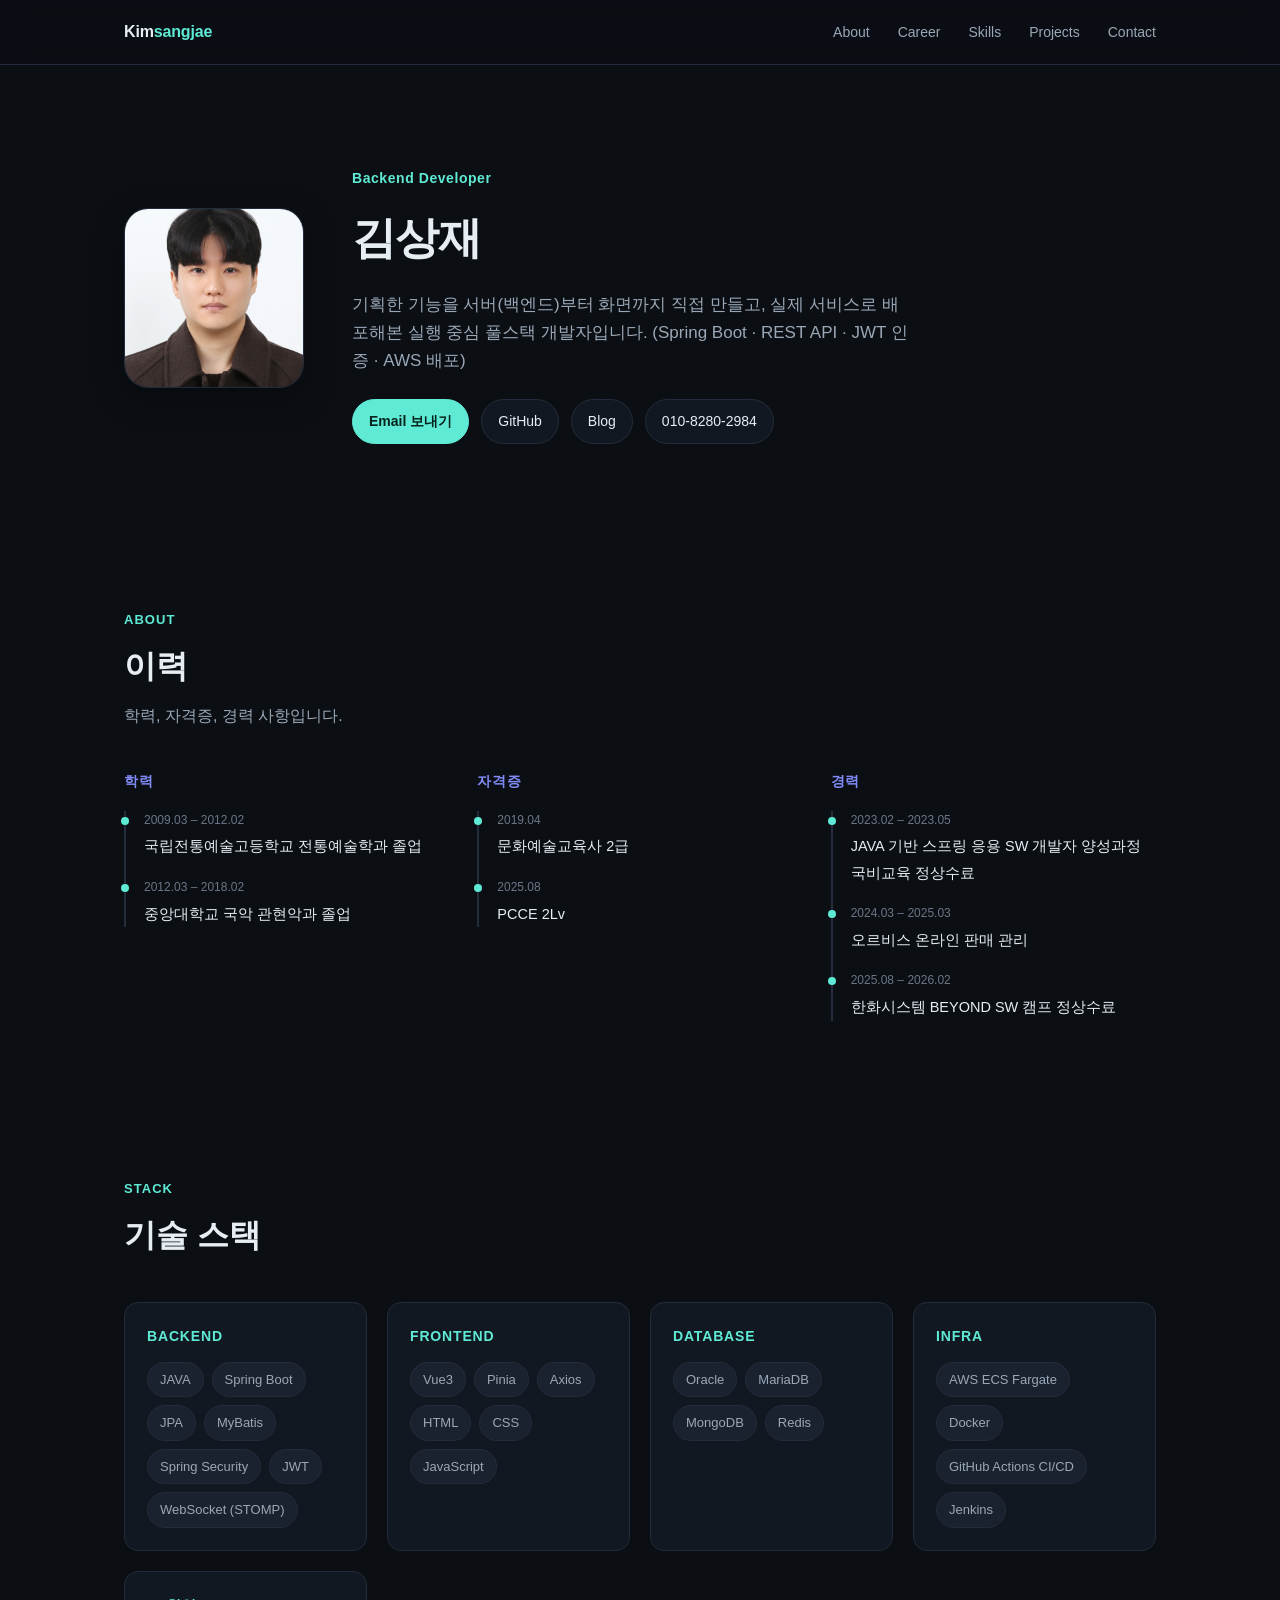
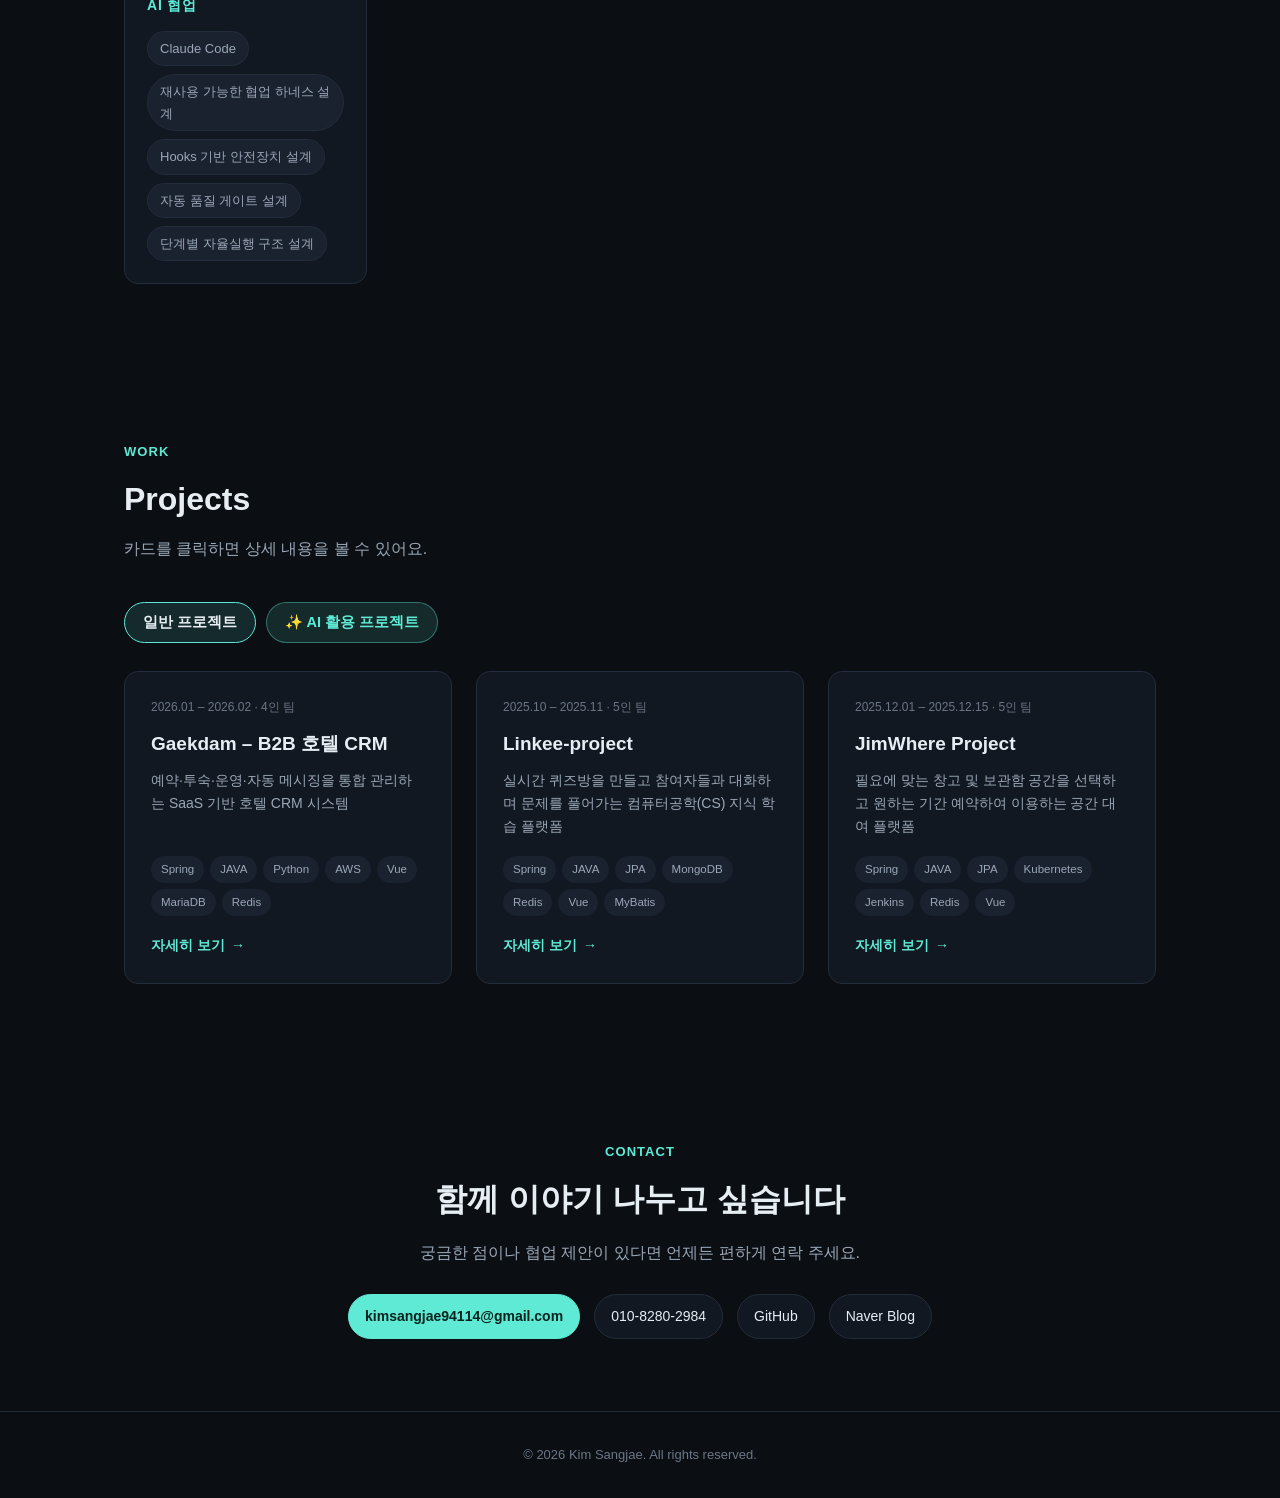
<file: index.html>
<!doctype html>
<html lang="ko">
<head>
  <meta charset="UTF-8" />
  <meta name="viewport" content="width=device-width, initial-scale=1.0" />
  <title>김상재 | Backend Developer Portfolio</title>
  <meta
    name="description"
    content="기획부터 서버 개발, 실제 서비스 배포까지 직접 해본 실행 중심 풀스택 개발자 김상재의 포트폴리오입니다."
  />
  <link rel="stylesheet" href="css/style.css" />
</head>
<body>
  <nav class="nav">
    <div class="nav-inner">
      <a href="#top" class="nav-logo">Kim<span>sangjae</span></a>
      <ul class="nav-links">
        <li><a href="#about">About</a></li>
        <li><a href="#career">Career</a></li>
        <li><a href="#skills">Skills</a></li>
        <li><a href="#projects">Projects</a></li>
        <li><a href="#contact">Contact</a></li>
      </ul>
      <button class="nav-toggle" aria-label="메뉴 열기">
        <span></span><span></span><span></span>
      </button>
    </div>
  </nav>

  <header class="hero" id="top">
    <div class="container hero-inner">
      <div class="hero-photo">
        <img src="assets/img/profile.jpg" alt="김상재 프로필 사진" />
      </div>
      <div>
        <p class="hero-eyebrow">Backend Developer</p>
        <h1 class="hero-name">김상재</h1>
        <p class="hero-tagline">
          기획한 기능을 서버(백엔드)부터 화면까지 직접 만들고, 실제 서비스로 배포해본
          실행 중심 풀스택 개발자입니다. (Spring Boot · REST API · JWT 인증 · AWS 배포)
        </p>
        <div class="hero-links">
          <a class="pill-link primary" href="mailto:kimsangjae94114@gmail.com">Email 보내기</a>
          <a class="pill-link" href="https://github.com/Kim-sangjae" target="_blank" rel="noopener">GitHub</a>
          <a class="pill-link" href="https://blog.naver.com/rlatkdwo94" target="_blank" rel="noopener">Blog</a>
          <a class="pill-link" href="tel:010-8280-2984">010-8280-2984</a>
        </div>
      </div>
    </div>
  </header>

  <section id="about">
    <div class="container">
      <div class="section-head">
        <p class="section-tag">About</p>
        <h2 class="section-title">이력</h2>
        <p class="section-desc">학력, 자격증, 경력 사항입니다.</p>
      </div>
      <div class="career-grid" id="career">
        <div class="career-col">
          <h3>학력</h3>
          <ul class="timeline">
            <li>
              <span class="period">2009.03 – 2012.02</span>
              <span class="desc">국립전통예술고등학교 전통예술학과 졸업</span>
            </li>
            <li>
              <span class="period">2012.03 – 2018.02</span>
              <span class="desc">중앙대학교 국악 관현악과 졸업</span>
            </li>
          </ul>
        </div>
        <div class="career-col">
          <h3>자격증</h3>
          <ul class="timeline">
            <li>
              <span class="period">2019.04</span>
              <span class="desc">문화예술교육사 2급</span>
            </li>
            <li>
              <span class="period">2025.08</span>
              <span class="desc">PCCE 2Lv</span>
            </li>
          </ul>
        </div>
        <div class="career-col">
          <h3>경력</h3>
          <ul class="timeline">
            <li>
              <span class="period">2023.02 – 2023.05</span>
              <span class="desc">JAVA 기반 스프링 응용 SW 개발자 양성과정 국비교육 정상수료</span>
            </li>
            <li>
              <span class="period">2024.03 – 2025.03</span>
              <span class="desc">오르비스 온라인 판매 관리</span>
            </li>
            <li>
              <span class="period">2025.08 – 2026.02</span>
              <span class="desc">한화시스템 BEYOND SW 캠프 정상수료</span>
            </li>
          </ul>
        </div>
      </div>
    </div>
  </section>

  <section id="skills">
    <div class="container">
      <div class="section-head">
        <p class="section-tag">Stack</p>
        <h2 class="section-title">기술 스택</h2>
      </div>
      <div class="skills-grid">
        <div class="skill-card">
          <h3>Backend</h3>
          <ul class="skill-tags">
            <li>JAVA</li>
            <li>Spring Boot</li>
            <li>JPA</li>
            <li>MyBatis</li>
            <li>Spring Security</li>
            <li>JWT</li>
            <li>WebSocket (STOMP)</li>
          </ul>
        </div>
        <div class="skill-card">
          <h3>Frontend</h3>
          <ul class="skill-tags">
            <li>Vue3</li>
            <li>Pinia</li>
            <li>Axios</li>
            <li>HTML</li>
            <li>CSS</li>
            <li>JavaScript</li>
          </ul>
        </div>
        <div class="skill-card">
          <h3>Database</h3>
          <ul class="skill-tags">
            <li>Oracle</li>
            <li>MariaDB</li>
            <li>MongoDB</li>
            <li>Redis</li>
          </ul>
        </div>
        <div class="skill-card">
          <h3>Infra</h3>
          <ul class="skill-tags">
            <li>AWS ECS Fargate</li>
            <li>Docker</li>
            <li>GitHub Actions CI/CD</li>
            <li>Jenkins</li>
          </ul>
        </div>
        <div class="skill-card">
          <h3>AI 협업</h3>
          <ul class="skill-tags">
            <li>Claude Code</li>
            <li>재사용 가능한 협업 하네스 설계</li>
            <li>Hooks 기반 안전장치 설계</li>
            <li>자동 품질 게이트 설계</li>
            <li>단계별 자율실행 구조 설계</li>
          </ul>
        </div>
      </div>
    </div>
  </section>

  <section id="projects">
    <div class="container">
      <div class="section-head">
        <p class="section-tag">Work</p>
        <h2 class="section-title">Projects</h2>
        <p class="section-desc">카드를 클릭하면 상세 내용을 볼 수 있어요.</p>
      </div>

      <div class="project-tabs" role="tablist">
        <button class="tab-btn is-active" data-tab="general" role="tab" aria-selected="true">일반 프로젝트</button>
        <button class="tab-btn tab-btn-ai" data-tab="ai" role="tab" aria-selected="false">✨ AI 활용 프로젝트</button>
      </div>

      <div class="project-grid" data-tab-panel="general">
        <a class="project-card" href="projects/gaekdam.html">
          <div class="project-period">2026.01 – 2026.02 · 4인 팀</div>
          <h3>Gaekdam – B2B 호텔 CRM</h3>
          <p>예약·투숙·운영·자동 메시징을 통합 관리하는 SaaS 기반 호텔 CRM 시스템</p>
          <ul class="project-stack">
            <li>Spring</li><li>JAVA</li><li>Python</li><li>AWS</li><li>Vue</li><li>MariaDB</li><li>Redis</li>
          </ul>
          <span class="project-more">자세히 보기 <span class="arrow">→</span></span>
        </a>
        <a class="project-card" href="projects/linkee.html">
          <div class="project-period">2025.10 – 2025.11 · 5인 팀</div>
          <h3>Linkee-project</h3>
          <p>실시간 퀴즈방을 만들고 참여자들과 대화하며 문제를 풀어가는 컴퓨터공학(CS) 지식 학습 플랫폼</p>
          <ul class="project-stack">
            <li>Spring</li><li>JAVA</li><li>JPA</li><li>MongoDB</li><li>Redis</li><li>Vue</li><li>MyBatis</li>
          </ul>
          <span class="project-more">자세히 보기 <span class="arrow">→</span></span>
        </a>
        <a class="project-card" href="projects/jimwhere.html">
          <div class="project-period">2025.12.01 – 2025.12.15 · 5인 팀</div>
          <h3>JimWhere Project</h3>
          <p>필요에 맞는 창고 및 보관함 공간을 선택하고 원하는 기간 예약하여 이용하는 공간 대여 플랫폼</p>
          <ul class="project-stack">
            <li>Spring</li><li>JAVA</li><li>JPA</li><li>Kubernetes</li><li>Jenkins</li><li>Redis</li><li>Vue</li>
          </ul>
          <span class="project-more">자세히 보기 <span class="arrow">→</span></span>
        </a>
      </div>

      <div class="project-grid is-hidden" data-tab-panel="ai">
        <a class="project-card" href="projects/csora.html">
          <div class="project-period">2026.06 – 서비스 중 · 1인 · <span class="ai-badge">Claude Code</span></div>
          <h3>CSORA – CS 지식 학습 플랫폼</h3>
          <p>자료구조·알고리즘·운영체제·네트워크·DB 등 1,500문제 이상을 제공하는 컴퓨터공학(CS) 퀴즈 서비스. 틀린 문제 복습 알림과 실시간 1:1 대결을 지원하며 현재 실제로 운영 중</p>
          <ul class="project-stack">
            <li>Next.js 15</li><li>TypeScript</li><li>Supabase</li><li>Prisma</li><li>NextAuth</li><li>Vercel</li>
          </ul>
          <span class="project-more">자세히 보기 <span class="arrow">→</span></span>
        </a>
        <a class="project-card" href="projects/remember-me.html">
          <div class="project-period">2026.07 – 배포 중 · 1인 · <span class="ai-badge">Claude Code</span></div>
          <h3>remember-me – AI 개인비서 앱</h3>
          <p>매일 저녁 AI와 문답으로 하루를 기록하고, 다음 날 아침 기록·일정·기억 기반 브리핑을 받는 개인비서 서비스. Android 앱 출시를 함께 염두에 두고 웹·앱 단일 코드베이스로 설계·개발해 웹은 Render에 배포했고, 설계·검증을 직접 담당하고 구현은 Claude Code에 위임</p>
          <ul class="project-stack">
            <li>Flutter</li><li>Spring Boot 3</li><li>PostgreSQL</li><li>OpenAI API</li><li>Docker</li>
          </ul>
          <span class="project-more">자세히 보기 <span class="arrow">→</span></span>
        </a>
      </div>
    </div>
  </section>

  <section id="contact">
    <div class="container contact">
      <p class="section-tag">Contact</p>
      <h2 class="section-title">함께 이야기 나누고 싶습니다</h2>
      <p class="section-desc" style="margin-left:auto;margin-right:auto;">
        궁금한 점이나 협업 제안이 있다면 언제든 편하게 연락 주세요.
      </p>
      <div class="contact-links">
        <a class="pill-link primary" href="mailto:kimsangjae94114@gmail.com">kimsangjae94114@gmail.com</a>
        <a class="pill-link" href="tel:010-8280-2984">010-8280-2984</a>
        <a class="pill-link" href="https://github.com/Kim-sangjae" target="_blank" rel="noopener">GitHub</a>
        <a class="pill-link" href="https://blog.naver.com/rlatkdwo94" target="_blank" rel="noopener">Naver Blog</a>
      </div>
    </div>
  </section>

  <footer>
    <div class="container">&copy; 2026 Kim Sangjae. All rights reserved.</div>
  </footer>

  <script src="js/main.js"></script>
</body>
</html>
</file>
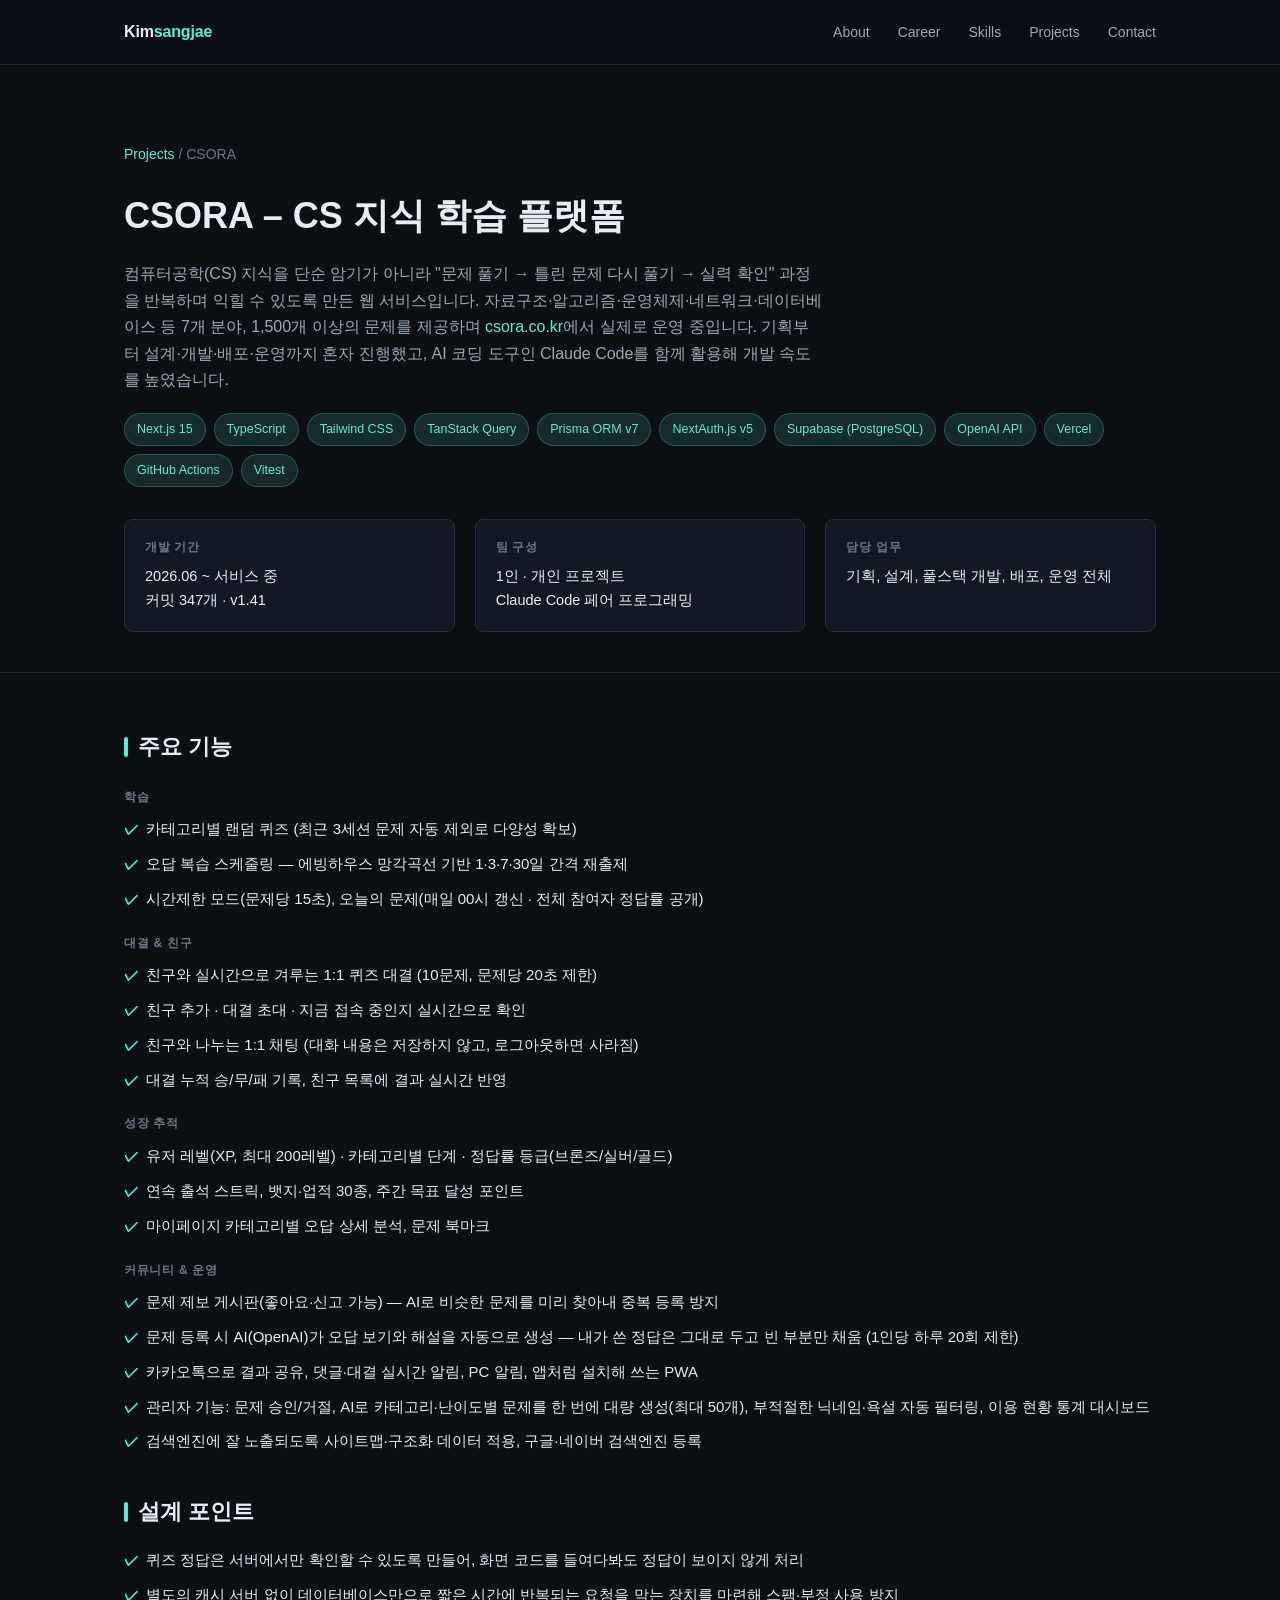
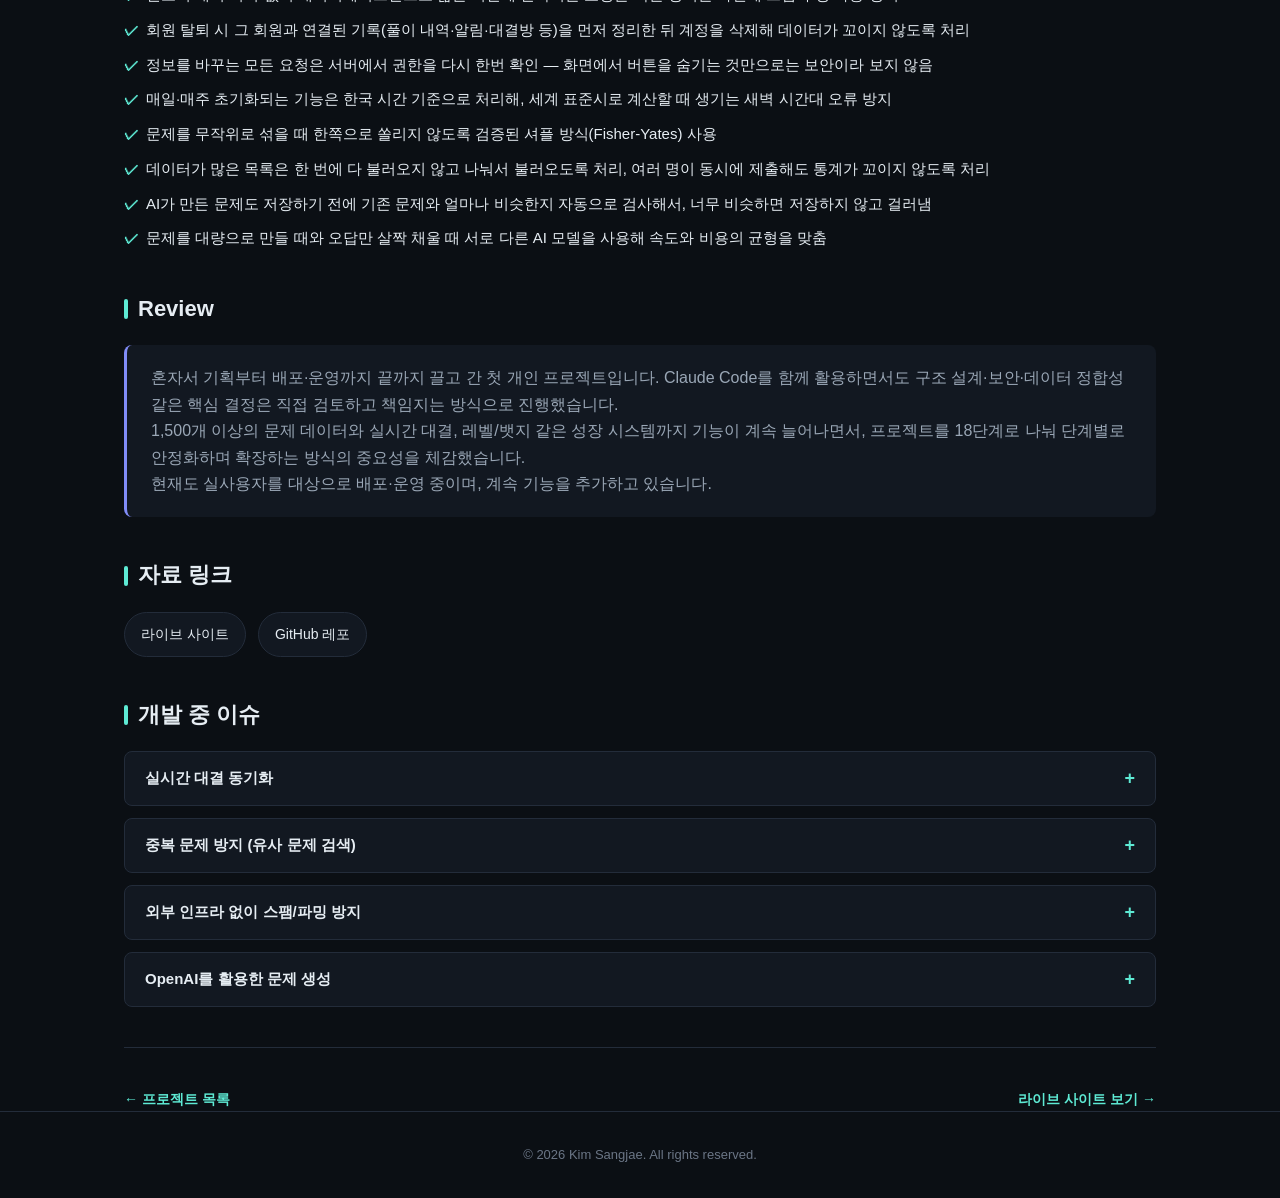
<file: projects/csora.html>
<!doctype html>
<html lang="ko">
<head>
  <meta charset="UTF-8" />
  <meta name="viewport" content="width=device-width, initial-scale=1.0" />
  <title>CSORA – CS 지식 학습 플랫폼 | 김상재 포트폴리오</title>
  <link rel="stylesheet" href="../css/style.css" />
</head>
<body>
  <nav class="nav">
    <div class="nav-inner">
      <a href="../index.html#top" class="nav-logo">Kim<span>sangjae</span></a>
      <ul class="nav-links">
        <li><a href="../index.html#about">About</a></li>
        <li><a href="../index.html#career">Career</a></li>
        <li><a href="../index.html#skills">Skills</a></li>
        <li><a href="../index.html#projects">Projects</a></li>
        <li><a href="../index.html#contact">Contact</a></li>
      </ul>
      <button class="nav-toggle" aria-label="메뉴 열기">
        <span></span><span></span><span></span>
      </button>
    </div>
  </nav>

  <header class="detail-hero">
    <div class="container">
      <p class="breadcrumb"><a href="../index.html#projects">Projects</a> / CSORA</p>
      <h1 class="detail-title">CSORA – CS 지식 학습 플랫폼</h1>
      <p class="detail-summary">
        컴퓨터공학(CS) 지식을 단순 암기가 아니라 "문제 풀기 → 틀린 문제 다시 풀기 → 실력 확인" 과정을
        반복하며 익힐 수 있도록 만든 웹 서비스입니다. 자료구조·알고리즘·운영체제·네트워크·데이터베이스 등
        7개 분야, 1,500개 이상의 문제를 제공하며 <a href="https://csora.co.kr" target="_blank" rel="noopener" style="color:var(--accent)">csora.co.kr</a>에서 실제로 운영 중입니다.
        기획부터 설계·개발·배포·운영까지 혼자 진행했고, AI 코딩 도구인 Claude Code를 함께 활용해
        개발 속도를 높였습니다.
      </p>
      <ul class="detail-stack">
        <li>Next.js 15</li><li>TypeScript</li><li>Tailwind CSS</li><li>TanStack Query</li>
        <li>Prisma ORM v7</li><li>NextAuth.js v5</li><li>Supabase (PostgreSQL)</li>
        <li>OpenAI API</li><li>Vercel</li><li>GitHub Actions</li><li>Vitest</li>
      </ul>

      <div class="info-grid">
        <div class="info-card">
          <h4>개발 기간</h4>
          <p>2026.06 ~ 서비스 중<br />커밋 347개 · v1.41</p>
        </div>
        <div class="info-card">
          <h4>팀 구성</h4>
          <p>1인 · 개인 프로젝트<br />Claude Code 페어 프로그래밍</p>
        </div>
        <div class="info-card">
          <h4>담당 업무</h4>
          <p>기획, 설계, 풀스택 개발, 배포, 운영 전체</p>
        </div>
      </div>
    </div>
  </header>

  <main class="container" style="padding-top:56px;">
    <div class="detail-block">
      <h2>주요 기능</h2>

      <h4 class="feature-subhead">학습</h4>
      <ul class="feature-list">
        <li>카테고리별 랜덤 퀴즈 (최근 3세션 문제 자동 제외로 다양성 확보)</li>
        <li>오답 복습 스케줄링 — 에빙하우스 망각곡선 기반 1·3·7·30일 간격 재출제</li>
        <li>시간제한 모드(문제당 15초), 오늘의 문제(매일 00시 갱신 · 전체 참여자 정답률 공개)</li>
      </ul>

      <h4 class="feature-subhead">대결 &amp; 친구</h4>
      <ul class="feature-list">
        <li>친구와 실시간으로 겨루는 1:1 퀴즈 대결 (10문제, 문제당 20초 제한)</li>
        <li>친구 추가 · 대결 초대 · 지금 접속 중인지 실시간으로 확인</li>
        <li>친구와 나누는 1:1 채팅 (대화 내용은 저장하지 않고, 로그아웃하면 사라짐)</li>
        <li>대결 누적 승/무/패 기록, 친구 목록에 결과 실시간 반영</li>
      </ul>

      <h4 class="feature-subhead">성장 추적</h4>
      <ul class="feature-list">
        <li>유저 레벨(XP, 최대 200레벨) · 카테고리별 단계 · 정답률 등급(브론즈/실버/골드)</li>
        <li>연속 출석 스트릭, 뱃지·업적 30종, 주간 목표 달성 포인트</li>
        <li>마이페이지 카테고리별 오답 상세 분석, 문제 북마크</li>
      </ul>

      <h4 class="feature-subhead">커뮤니티 &amp; 운영</h4>
      <ul class="feature-list">
        <li>문제 제보 게시판(좋아요·신고 가능) — AI로 비슷한 문제를 미리 찾아내 중복 등록 방지</li>
        <li>문제 등록 시 AI(OpenAI)가 오답 보기와 해설을 자동으로 생성 — 내가 쓴 정답은 그대로 두고 빈 부분만 채움 (1인당 하루 20회 제한)</li>
        <li>카카오톡으로 결과 공유, 댓글·대결 실시간 알림, PC 알림, 앱처럼 설치해 쓰는 PWA</li>
        <li>관리자 기능: 문제 승인/거절, AI로 카테고리·난이도별 문제를 한 번에 대량 생성(최대 50개), 부적절한 닉네임·욕설 자동 필터링, 이용 현황 통계 대시보드</li>
        <li>검색엔진에 잘 노출되도록 사이트맵·구조화 데이터 적용, 구글·네이버 검색엔진 등록</li>
      </ul>
    </div>

    <div class="detail-block">
      <h2>설계 포인트</h2>
      <ul class="feature-list">
        <li>퀴즈 정답은 서버에서만 확인할 수 있도록 만들어, 화면 코드를 들여다봐도 정답이 보이지 않게 처리</li>
        <li>별도의 캐시 서버 없이 데이터베이스만으로 짧은 시간에 반복되는 요청을 막는 장치를 마련해 스팸·부정 사용 방지</li>
        <li>회원 탈퇴 시 그 회원과 연결된 기록(풀이 내역·알림·대결방 등)을 먼저 정리한 뒤 계정을 삭제해 데이터가 꼬이지 않도록 처리</li>
        <li>정보를 바꾸는 모든 요청은 서버에서 권한을 다시 한번 확인 — 화면에서 버튼을 숨기는 것만으로는 보안이라 보지 않음</li>
        <li>매일·매주 초기화되는 기능은 한국 시간 기준으로 처리해, 세계 표준시로 계산할 때 생기는 새벽 시간대 오류 방지</li>
        <li>문제를 무작위로 섞을 때 한쪽으로 쏠리지 않도록 검증된 셔플 방식(Fisher-Yates) 사용</li>
        <li>데이터가 많은 목록은 한 번에 다 불러오지 않고 나눠서 불러오도록 처리, 여러 명이 동시에 제출해도 통계가 꼬이지 않도록 처리</li>
        <li>AI가 만든 문제도 저장하기 전에 기존 문제와 얼마나 비슷한지 자동으로 검사해서, 너무 비슷하면 저장하지 않고 걸러냄</li>
        <li>문제를 대량으로 만들 때와 오답만 살짝 채울 때 서로 다른 AI 모델을 사용해 속도와 비용의 균형을 맞춤</li>
      </ul>
    </div>

    <div class="detail-block">
      <h2>Review</h2>
      <p class="review-box">혼자서 기획부터 배포·운영까지 끝까지 끌고 간 첫 개인 프로젝트입니다. Claude Code를 함께 활용하면서도 구조 설계·보안·데이터 정합성 같은 핵심 결정은 직접 검토하고 책임지는 방식으로 진행했습니다.
1,500개 이상의 문제 데이터와 실시간 대결, 레벨/뱃지 같은 성장 시스템까지 기능이 계속 늘어나면서, 프로젝트를 18단계로 나눠 단계별로 안정화하며 확장하는 방식의 중요성을 체감했습니다.
현재도 실사용자를 대상으로 배포·운영 중이며, 계속 기능을 추가하고 있습니다.</p>
    </div>

    <div class="detail-block">
      <h2>자료 링크</h2>
      <div class="resource-links">
        <a class="pill-link" href="https://csora.co.kr" target="_blank" rel="noopener">라이브 사이트</a>
        <a class="pill-link" href="https://github.com/Kim-sangjae/cs-quiz" target="_blank" rel="noopener">GitHub 레포</a>
      </div>
    </div>

    <div class="detail-block">
      <h2>개발 중 이슈</h2>

      <div class="accordion">
        <button class="accordion-trigger">
          실시간 대결 동기화 <span class="plus">+</span>
        </button>
        <div class="accordion-panel">
          <div class="accordion-panel-inner">1:1 대결 기능에서는 두 사람의 화면이 항상 같은 문제, 같은 타이밍으로 맞춰져야 했습니다.
실시간 연결을 처음부터 직접 구현하는 대신, 실시간 데이터 동기화 서비스(Supabase Realtime)를
이용해 양쪽 화면이 서로의 상태를 실시간으로 주고받도록 구성했습니다. 인터넷 연결이 잠깐
불안정해지는 경우를 대비해 1초·0.5초 간격으로 상태를 다시 확인하는 보조 장치도 함께 넣어서
화면이 어긋나는 문제를 최소화했습니다.
또 한쪽이 문제를 계속 건너뛰는 걸 막기 위해, 양쪽이 연속으로 건너뛰면 제한 시간을 줄이고
두 번 연속되면 그 문제를 무효 처리하는 규칙도 추가했습니다.</div>
        </div>
      </div>

      <div class="accordion">
        <button class="accordion-trigger">
          중복 문제 방지 (유사 문제 검색) <span class="plus">+</span>
        </button>
        <div class="accordion-panel">
          <div class="accordion-panel-inner">사용자가 게시판에 새 문제를 등록할 때, 기존 1,500개 넘는 문제와 표현만 다르고 내용은 같은
문제가 계속 쌓이는 게 문제였습니다. 단순히 글자가 똑같은지만 비교해서는 표현이 조금만 달라도
같은 문제인 걸 걸러내지 못했습니다.
그래서 문장의 의미가 얼마나 비슷한지 비교하는 방식과 글자 조합이 얼마나 겹치는지 비교하는
방식을 함께 사용해 유사한 문제를 찾아내도록 했습니다. 문제를 등록하는 시점에 비슷한 문제를
먼저 보여주고, 관리자가 같은 뜻으로 쓰이는 단어들을 직접 등록·관리할 수 있게 해서 중복 등록을
크게 줄였습니다.</div>
        </div>
      </div>

      <div class="accordion">
        <button class="accordion-trigger">
          외부 인프라 없이 스팸/파밍 방지 <span class="plus">+</span>
        </button>
        <div class="accordion-panel">
          <div class="accordion-panel-inner">개인 프로젝트 규모에서는 별도의 캐시 서버(Redis) 같은 인프라를 추가로 두기보다, 이미 쓰고
있는 데이터베이스만으로 스팸과 부정 사용을 막을 방법이 필요했습니다.
댓글·신고·문의·채팅에는 짧은 시간에 반복 요청이 오면 막는 장치를 데이터베이스 기반으로
적용했고, 퀴즈 정답은 서버에서 채점할 때만 확인할 수 있도록 해서 화면 코드를 봐도 정답이
보이지 않게 했습니다. 같은 문제를 반복 제출해서 보상을 여러 번 받는 것도 막았고, 친구와의
대결도 하루에 만들 수 있는 횟수를 제한해서 가짜 계정으로 경험치를 부풀리는 것을 방지했습니다.
별도 인프라를 추가하지 않고도 실제 서비스 수준의 부정 사용 방지가 가능하다는 것을 확인할 수
있었습니다.</div>
        </div>
      </div>

      <div class="accordion">
        <button class="accordion-trigger">
          OpenAI를 활용한 문제 생성 <span class="plus">+</span>
        </button>
        <div class="accordion-panel">
          <div class="accordion-panel-inner">문제 데이터를 1,500개 이상 확보하고 계속 늘려가야 해서, OpenAI의 AI 모델을 두 가지 용도로
나눠서 붙였습니다.

관리자만 쓸 수 있는 대량 생성 기능은 성능이 더 좋은 모델(GPT-4o)을 사용해 카테고리·난이도별로
한 번에 최대 50개까지 문제를 만듭니다. 답변은 항상 정해진 형식으로만 오도록 강제하고, 직전에
만든 문제와 겹치지 않도록 이전 목록도 함께 전달합니다. 만들어진 문제는 바로 저장하지 않고,
기존 문제들과 얼마나 비슷한지 자동으로 검사해서 너무 비슷하면 저장 전에 걸러냅니다.

사용자가 직접 게시판에 문제를 등록할 때는 좀 더 가볍고 저렴한 모델(GPT-4o-mini)을 붙여서,
오답 보기 3개와 해설만 대신 만들어주는 기능을 넣었습니다. 사용자가 이미 써놓은 정답이나
오답은 그대로 두고 비어 있는 부분만 채워주는 방식이라, 사용자가 직접 입력한 내용을 덮어쓰지
않도록 신경 썼습니다. 아무 제한 없이 쓸 수 있게 하면 비용이 계속 늘어나기 때문에 하루 20회로
사용 횟수를 제한했습니다.

대량으로 문제를 만들 때와, 이미 있는 문제에 살짝 살을 붙일 때는 필요한 품질과 비용이 서로
달라서, 처음부터 상황에 맞게 다른 모델을 골라 쓰도록 설계했습니다.</div>
        </div>
      </div>
    </div>

    <nav class="detail-nav">
      <a href="../index.html#projects">← 프로젝트 목록</a>
      <a href="https://csora.co.kr" target="_blank" rel="noopener">라이브 사이트 보기 →</a>
    </nav>
  </main>

  <footer>
    <div class="container">&copy; 2026 Kim Sangjae. All rights reserved.</div>
  </footer>

  <script src="../js/main.js"></script>
</body>
</html>
</file>
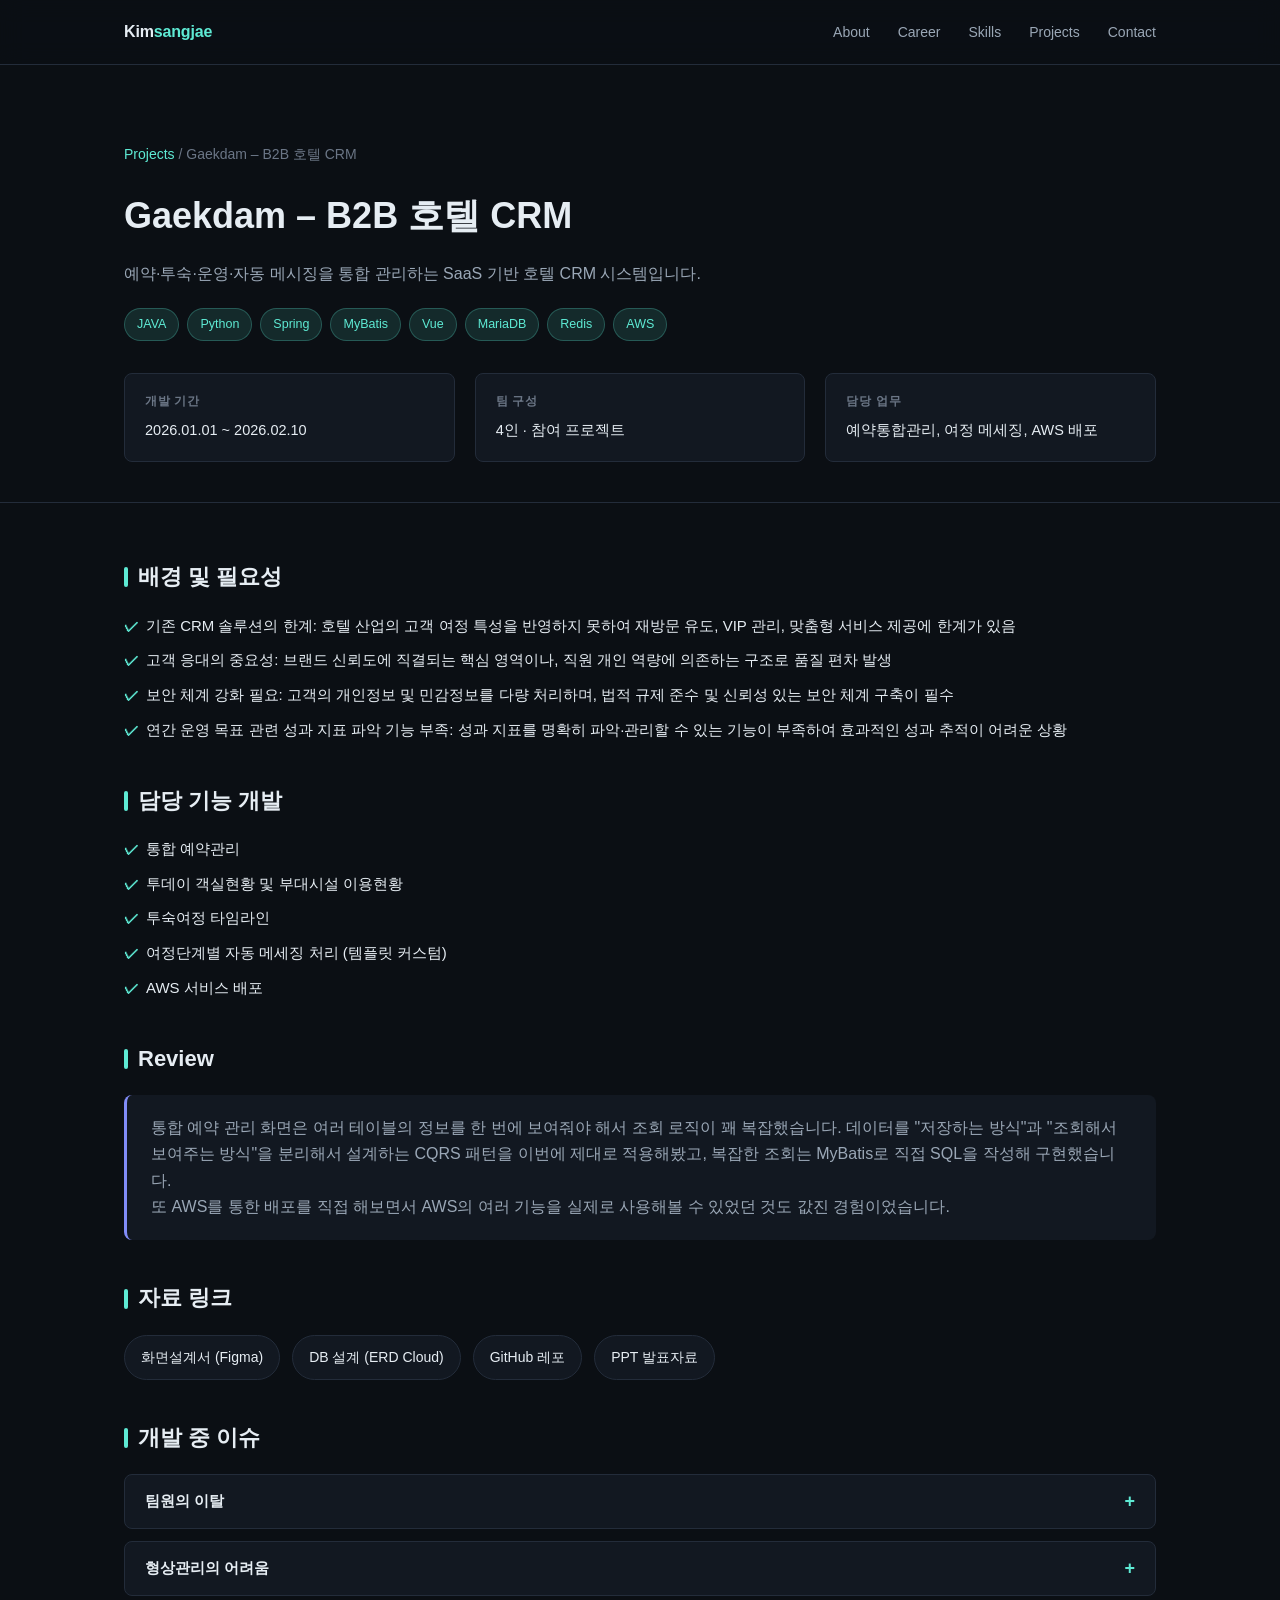
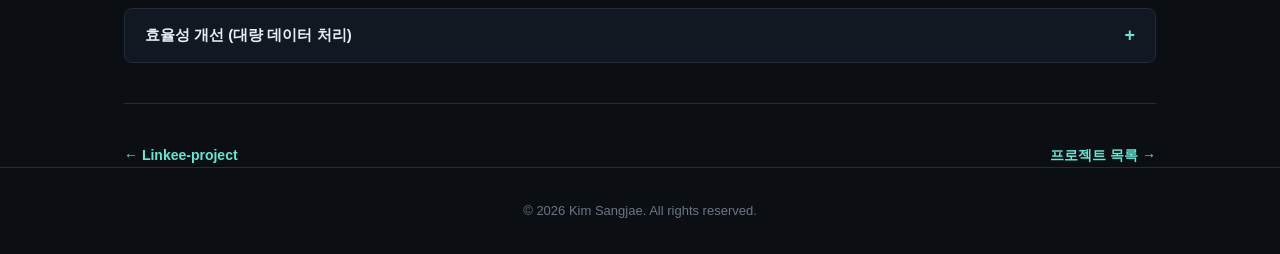
<file: projects/gaekdam.html>
<!doctype html>
<html lang="ko">
<head>
  <meta charset="UTF-8" />
  <meta name="viewport" content="width=device-width, initial-scale=1.0" />
  <title>Gaekdam – B2B 호텔 CRM | 김상재 포트폴리오</title>
  <link rel="stylesheet" href="../css/style.css" />
</head>
<body>
  <nav class="nav">
    <div class="nav-inner">
      <a href="../index.html#top" class="nav-logo">Kim<span>sangjae</span></a>
      <ul class="nav-links">
        <li><a href="../index.html#about">About</a></li>
        <li><a href="../index.html#career">Career</a></li>
        <li><a href="../index.html#skills">Skills</a></li>
        <li><a href="../index.html#projects">Projects</a></li>
        <li><a href="../index.html#contact">Contact</a></li>
      </ul>
      <button class="nav-toggle" aria-label="메뉴 열기">
        <span></span><span></span><span></span>
      </button>
    </div>
  </nav>

  <header class="detail-hero">
    <div class="container">
      <p class="breadcrumb"><a href="../index.html#projects">Projects</a> / Gaekdam – B2B 호텔 CRM</p>
      <h1 class="detail-title">Gaekdam – B2B 호텔 CRM</h1>
      <p class="detail-summary">
        예약·투숙·운영·자동 메시징을 통합 관리하는 SaaS 기반 호텔 CRM 시스템입니다.
      </p>
      <ul class="detail-stack">
        <li>JAVA</li><li>Python</li><li>Spring</li><li>MyBatis</li>
        <li>Vue</li><li>MariaDB</li><li>Redis</li><li>AWS</li>
      </ul>

      <div class="info-grid">
        <div class="info-card">
          <h4>개발 기간</h4>
          <p>2026.01.01 ~ 2026.02.10</p>
        </div>
        <div class="info-card">
          <h4>팀 구성</h4>
          <p>4인 · 참여 프로젝트</p>
        </div>
        <div class="info-card">
          <h4>담당 업무</h4>
          <p>예약통합관리, 여정 메세징, AWS 배포</p>
        </div>
      </div>
    </div>
  </header>

  <main class="container" style="padding-top:56px;">
    <div class="detail-block">
      <h2>배경 및 필요성</h2>
      <ul class="feature-list">
        <li>기존 CRM 솔루션의 한계: 호텔 산업의 고객 여정 특성을 반영하지 못하여 재방문 유도, VIP 관리, 맞춤형 서비스 제공에 한계가 있음</li>
        <li>고객 응대의 중요성: 브랜드 신뢰도에 직결되는 핵심 영역이나, 직원 개인 역량에 의존하는 구조로 품질 편차 발생</li>
        <li>보안 체계 강화 필요: 고객의 개인정보 및 민감정보를 다량 처리하며, 법적 규제 준수 및 신뢰성 있는 보안 체계 구축이 필수</li>
        <li>연간 운영 목표 관련 성과 지표 파악 기능 부족: 성과 지표를 명확히 파악·관리할 수 있는 기능이 부족하여 효과적인 성과 추적이 어려운 상황</li>
      </ul>
    </div>

    <div class="detail-block">
      <h2>담당 기능 개발</h2>
      <ul class="feature-list">
        <li>통합 예약관리</li>
        <li>투데이 객실현황 및 부대시설 이용현황</li>
        <li>투숙여정 타임라인</li>
        <li>여정단계별 자동 메세징 처리 (템플릿 커스텀)</li>
        <li>AWS 서비스 배포</li>
      </ul>
    </div>

    <div class="detail-block">
      <h2>Review</h2>
      <p class="review-box">통합 예약 관리 화면은 여러 테이블의 정보를 한 번에 보여줘야 해서 조회 로직이 꽤 복잡했습니다. 데이터를 "저장하는 방식"과 "조회해서 보여주는 방식"을 분리해서 설계하는 CQRS 패턴을 이번에 제대로 적용해봤고, 복잡한 조회는 MyBatis로 직접 SQL을 작성해 구현했습니다.
또 AWS를 통한 배포를 직접 해보면서 AWS의 여러 기능을 실제로 사용해볼 수 있었던 것도 값진 경험이었습니다.</p>
    </div>

    <div class="detail-block">
      <h2>자료 링크</h2>
      <div class="resource-links">
        <a class="pill-link" href="https://embed.figma.com/design/ZFiVUIj6o5Xbcj5I0pOCky/%EC%B5%9C%EC%A2%85-%ED%94%84%EB%A1%9C%EC%A0%9D%ED%8A%B8?node-id=0-1&t=Iws7lJeVPVaMSKPd-1&embed-host=notion&footer=false&theme=system" target="_blank" rel="noopener">화면설계서 (Figma)</a>
        <a class="pill-link" href="https://www.erdcloud.com/d/28ycP85iBgnF2iSQq" target="_blank" rel="noopener">DB 설계 (ERD Cloud)</a>
        <a class="pill-link" href="https://github.com/final-project-4team/gaekdam-submission" target="_blank" rel="noopener">GitHub 레포</a>
        <a class="pill-link" href="../assets/docs/gaekdam-presentation.pdf" target="_blank" rel="noopener">PPT 발표자료</a>
      </div>
    </div>

    <div class="detail-block">
      <h2>개발 중 이슈</h2>

      <div class="accordion">
        <button class="accordion-trigger">
          팀원의 이탈 <span class="plus">+</span>
        </button>
        <div class="accordion-panel">
          <div class="accordion-panel-inner">5명의 팀원으로 시작하였으나 중간에 1명의 팀원이 이탈하는 상황이 발생했다.
여정그룹과 설문, 리워드, 메세징 부분을 맡아서 진행하기로 한 팀원이 마감 2주 남은 상태에서
아무것도 해놓지 않은 상태로 말도 없이 이탈해버렸습니다.
팀원 모두 각자 할 일이 있고 그렇다고 저 기능들을 빼놓고 갈 수는 없어서 막막했습니다.
얘기하던 중 원래의 기능에서 설문·리워드 제외, 유저가 커스텀하게 지정하는 기능을 삭제,
메세징 채널·여정단계·방문유형을 고정하여 기능을 축소하는 게 어떻냐고 제안을 했고,
팀원들의 긍정적인 의견을 받고 진행하여서 마감기간 전에 완수할 수 있었습니다.</div>
        </div>
      </div>

      <div class="accordion">
        <button class="accordion-trigger">
          형상관리의 어려움 <span class="plus">+</span>
        </button>
        <div class="accordion-panel">
          <div class="accordion-panel-inner">깃허브 이슈 관리를 통해 기능별로 각자의 작업 공간(브랜치)을 나누고, 완료되면 develop이라는
공통 작업 공간에 합치는(머지) 방식으로 진행했습니다.
하지만 이렇게 기능별로 작게 나누어 작업해도 코드가 서로 충돌하는 문제는 피할 수 없었습니다.

1. 한 작업 공간에서 너무 오래 작업하는 경우
2. 다른 사람이 반영한 최신 코드를 받지 않고 예전 코드 위에서 계속 작업하는 경우

이런 경우가 쌓이면서 나중에 합칠 때마다 충돌 문제를 자주 겪었습니다.
그래서 매일 아침 10시에 일일 회의를 열어 각자의 진행 상황과 문제 상황을 공유하고,
그때마다 최신 코드를 받아 자신의 작업 공간을 최신 상태로 맞추는 방법을 진행했습니다.
처음엔 귀찮고 번거로웠지만, 프로젝트가 진행될수록 코드 충돌이 눈에 띄게 줄어들면서
작업 시간을 훨씬 효율적으로 쓸 수 있게 되었습니다.
이 경험을 통해 협업 시 코드 관리 방식과 팀 간 소통 체계가 왜 중요한지 확실히 알 수 있었습니다.</div>
        </div>
      </div>

      <div class="accordion">
        <button class="accordion-trigger">
          효율성 개선 (대량 데이터 처리) <span class="plus">+</span>
        </button>
        <div class="accordion-panel">
          <div class="accordion-panel-inner">B2B 호텔 CRM 프로젝트를 진행하면서 50만 건이 넘는 대량의 테스트 데이터를 다루게 됐습니다.
그러면서 두 가지 문제가 생겼습니다.

1. 테스트용 가짜 데이터를 채워 넣는 데 걸리는 시간
2. 여러 정보를 한 화면에 모아 보여주는 통합 조회 화면의 응답 속도

[1] 처음에는 자바로 코드를 작성해 일반적인 데이터베이스 처리 방식(JPA)으로 데이터를 한 건씩
저장했습니다. 그런데 데이터가 몇십만 건 쌓이면서 저장 속도가 갈수록 느려지고, 결국 메모리가
부족해지는 문제까지 발생했습니다.

먼저 저장 과정에서 쌓이는 임시 캐시를 주기적으로 비우고, 데이터를 한 건씩이 아니라 여러 건씩
묶어서 저장하는 방식(스프링 배치)으로 바꿔 시간을 절반 넘게 줄였습니다. 그래도 여전히 오래
걸려서, 이후에는 좀 더 직접적인 방식(JDBC)으로 SQL을 실행해 데이터를 넣도록 바꿨더니
저장 시간이 90% 이상 줄어들어 최종적으로 이 방법을 선택했습니다.

[2] CRM 특성상 여러 테이블의 정보를 하나로 묶어서 보여줘야 하는 화면이 많았습니다.
데이터가 적을 때는 문제가 없었지만, 데이터가 많아지면서 조회 속도가 크게 떨어져 화면을 불러오는
데 2~5초 넘게 걸리는 경우도 있었습니다.
불필요하게 여러 테이블을 한꺼번에 엮어서 조회하던 부분을 줄이고, 검색 속도를 높여주는
데이터베이스 색인(인덱스)을 추가했습니다. 또 한 번에 불러오는 데이터 양을 제한하는 방식(페이징)을
적용해, 통합 조회 시간을 95% 이상 줄일 수 있었습니다.</div>
        </div>
      </div>
    </div>

    <nav class="detail-nav">
      <a href="linkee.html">← Linkee-project</a>
      <a href="../index.html#projects">프로젝트 목록 →</a>
    </nav>
  </main>

  <footer>
    <div class="container">&copy; 2026 Kim Sangjae. All rights reserved.</div>
  </footer>

  <script src="../js/main.js"></script>
</body>
</html>
</file>
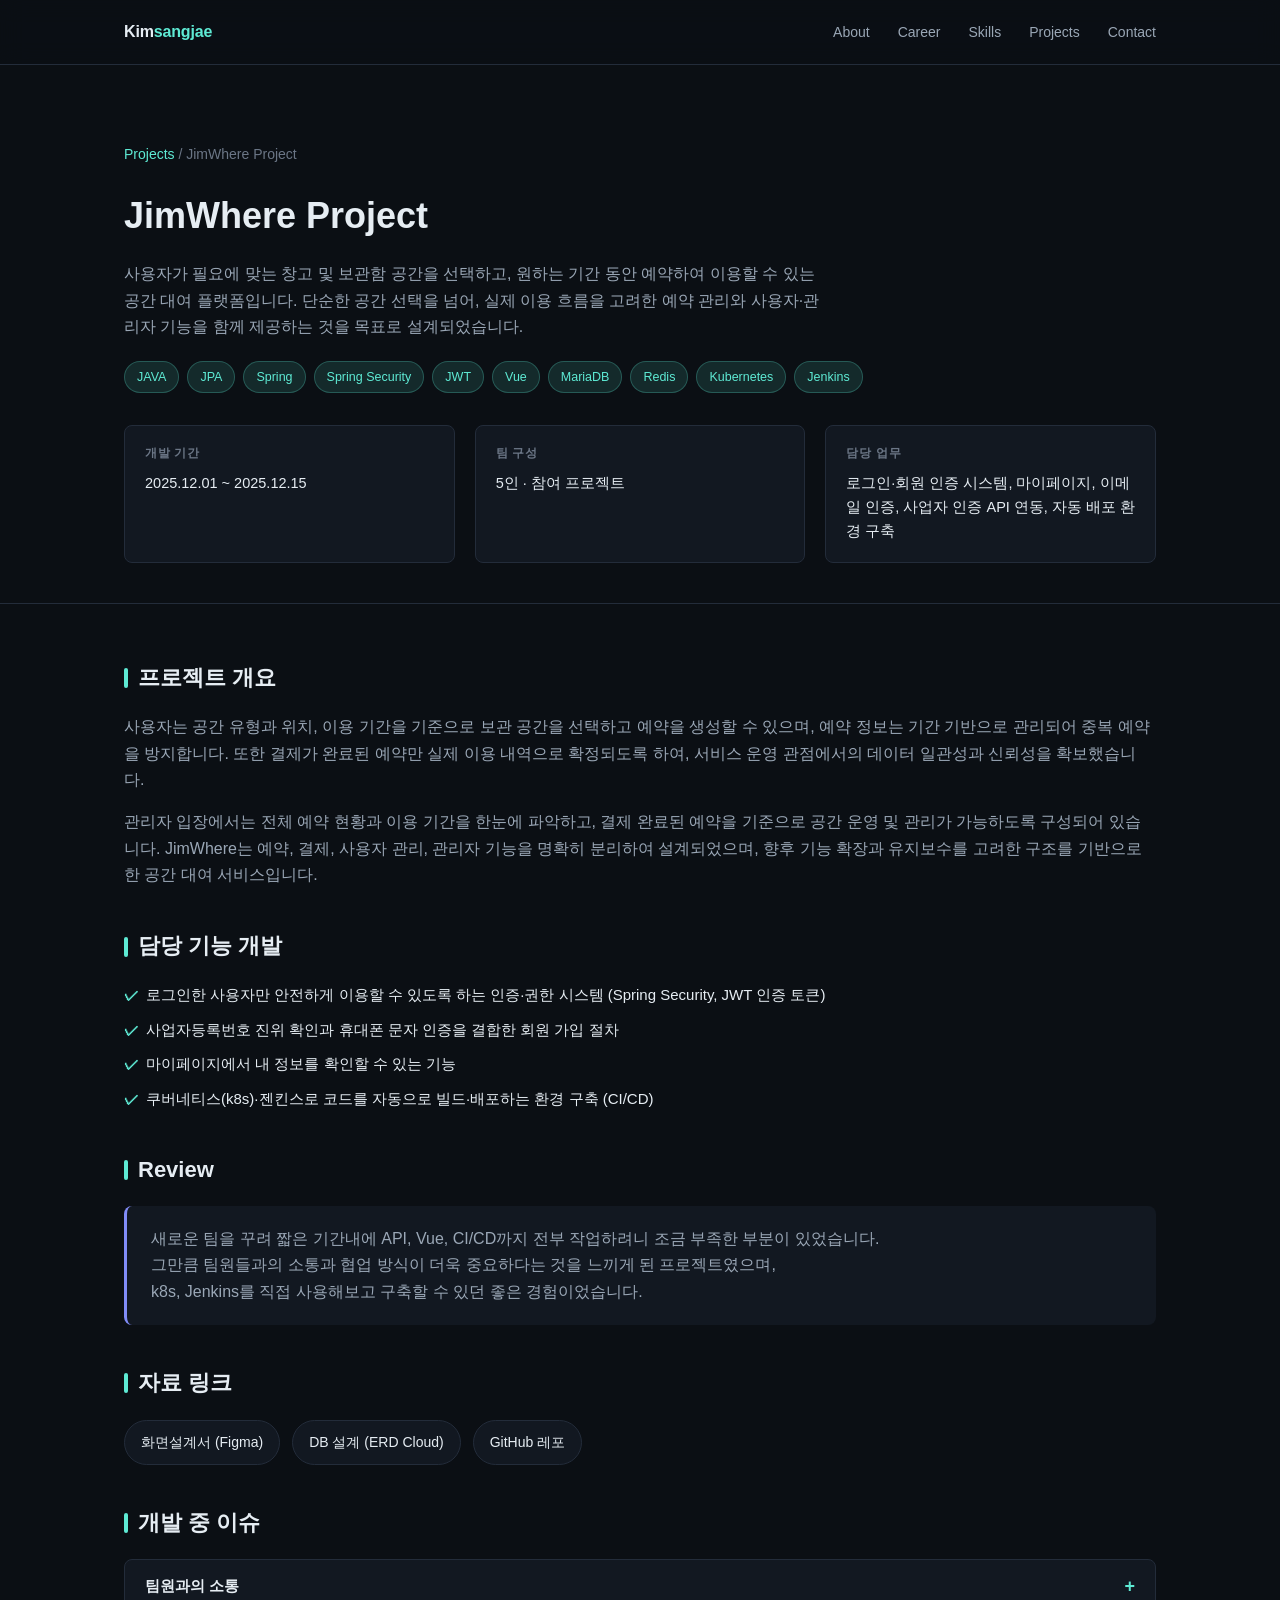
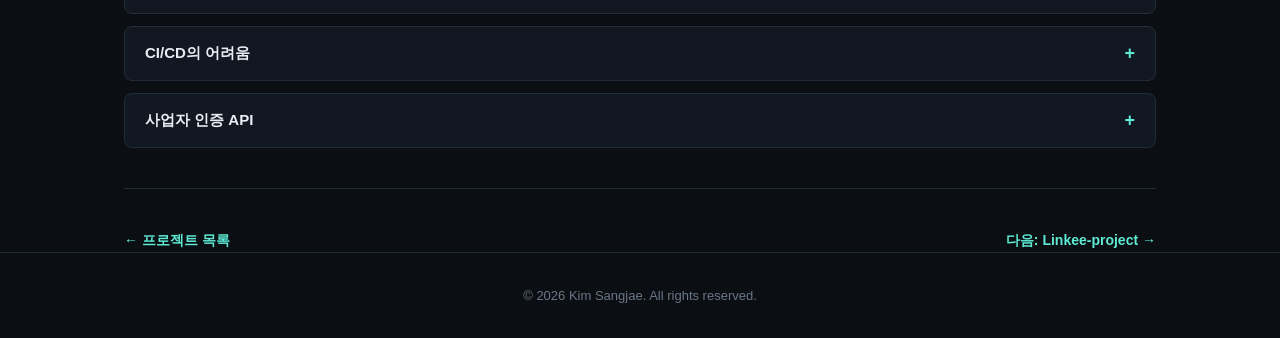
<file: projects/jimwhere.html>
<!doctype html>
<html lang="ko">
<head>
  <meta charset="UTF-8" />
  <meta name="viewport" content="width=device-width, initial-scale=1.0" />
  <title>JimWhere Project | 김상재 포트폴리오</title>
  <link rel="stylesheet" href="../css/style.css" />
</head>
<body>
  <nav class="nav">
    <div class="nav-inner">
      <a href="../index.html#top" class="nav-logo">Kim<span>sangjae</span></a>
      <ul class="nav-links">
        <li><a href="../index.html#about">About</a></li>
        <li><a href="../index.html#career">Career</a></li>
        <li><a href="../index.html#skills">Skills</a></li>
        <li><a href="../index.html#projects">Projects</a></li>
        <li><a href="../index.html#contact">Contact</a></li>
      </ul>
      <button class="nav-toggle" aria-label="메뉴 열기">
        <span></span><span></span><span></span>
      </button>
    </div>
  </nav>

  <header class="detail-hero">
    <div class="container">
      <p class="breadcrumb"><a href="../index.html#projects">Projects</a> / JimWhere Project</p>
      <h1 class="detail-title">JimWhere Project</h1>
      <p class="detail-summary">
        사용자가 필요에 맞는 창고 및 보관함 공간을 선택하고, 원하는 기간 동안 예약하여 이용할 수 있는
        공간 대여 플랫폼입니다. 단순한 공간 선택을 넘어, 실제 이용 흐름을 고려한 예약 관리와
        사용자·관리자 기능을 함께 제공하는 것을 목표로 설계되었습니다.
      </p>
      <ul class="detail-stack">
        <li>JAVA</li><li>JPA</li><li>Spring</li><li>Spring Security</li><li>JWT</li>
        <li>Vue</li><li>MariaDB</li><li>Redis</li><li>Kubernetes</li><li>Jenkins</li>
      </ul>

      <div class="info-grid">
        <div class="info-card">
          <h4>개발 기간</h4>
          <p>2025.12.01 ~ 2025.12.15</p>
        </div>
        <div class="info-card">
          <h4>팀 구성</h4>
          <p>5인 · 참여 프로젝트</p>
        </div>
        <div class="info-card">
          <h4>담당 업무</h4>
          <p>로그인·회원 인증 시스템, 마이페이지, 이메일 인증, 사업자 인증 API 연동, 자동 배포 환경 구축</p>
        </div>
      </div>
    </div>
  </header>

  <main class="container" style="padding-top:56px;">
    <div class="detail-block">
      <h2>프로젝트 개요</h2>
      <p style="color:var(--text-dim)">
        사용자는 공간 유형과 위치, 이용 기간을 기준으로 보관 공간을 선택하고 예약을 생성할 수 있으며,
        예약 정보는 기간 기반으로 관리되어 중복 예약을 방지합니다. 또한 결제가 완료된 예약만 실제
        이용 내역으로 확정되도록 하여, 서비스 운영 관점에서의 데이터 일관성과 신뢰성을 확보했습니다.
      </p>
      <p style="color:var(--text-dim)">
        관리자 입장에서는 전체 예약 현황과 이용 기간을 한눈에 파악하고, 결제 완료된 예약을 기준으로
        공간 운영 및 관리가 가능하도록 구성되어 있습니다. JimWhere는 예약, 결제, 사용자 관리, 관리자
        기능을 명확히 분리하여 설계되었으며, 향후 기능 확장과 유지보수를 고려한 구조를 기반으로 한
        공간 대여 서비스입니다.
      </p>
    </div>

    <div class="detail-block">
      <h2>담당 기능 개발</h2>
      <ul class="feature-list">
        <li>로그인한 사용자만 안전하게 이용할 수 있도록 하는 인증·권한 시스템 (Spring Security, JWT 인증 토큰)</li>
        <li>사업자등록번호 진위 확인과 휴대폰 문자 인증을 결합한 회원 가입 절차</li>
        <li>마이페이지에서 내 정보를 확인할 수 있는 기능</li>
        <li>쿠버네티스(k8s)·젠킨스로 코드를 자동으로 빌드·배포하는 환경 구축 (CI/CD)</li>
      </ul>
    </div>

    <div class="detail-block">
      <h2>Review</h2>
      <p class="review-box">새로운 팀을 꾸려 짧은 기간내에 API, Vue, CI/CD까지 전부 작업하려니 조금 부족한 부분이 있었습니다.
그만큼 팀원들과의 소통과 협업 방식이 더욱 중요하다는 것을 느끼게 된 프로젝트였으며,
k8s, Jenkins를 직접 사용해보고 구축할 수 있던 좋은 경험이었습니다.</p>
    </div>

    <div class="detail-block">
      <h2>자료 링크</h2>
      <div class="resource-links">
        <a class="pill-link" href="https://embed.figma.com/design/n3rEnWyHXGEpve9oCY5dq7/JimWhere?node-id=0-1&p=f&embed-host=notion&footer=false&theme=system" target="_blank" rel="noopener">화면설계서 (Figma)</a>
        <a class="pill-link" href="https://www.erdcloud.com/d/DzLxPEyKdLQzbJgxG" target="_blank" rel="noopener">DB 설계 (ERD Cloud)</a>
        <a class="pill-link" href="https://github.com/JimWhere/jimwhere-projcet-dev" target="_blank" rel="noopener">GitHub 레포</a>
      </div>
    </div>

    <div class="detail-block">
      <h2>개발 중 이슈</h2>

      <div class="accordion">
        <button class="accordion-trigger">
          팀원과의 소통 <span class="plus">+</span>
        </button>
        <div class="accordion-panel">
          <div class="accordion-panel-inner">새로운 팀을 꾸리면서 서로에 대한 교류가 없었기에, 가뜩이나 짧은 프로젝트 기간에 진행이 더뎠고
소통방식, 협업방식을 제대로 정하지 않고 시작하여서 초반에는 서로의 기능들이나 작업들이 충돌이 있었습니다.
더이상 진행이 더뎌지면 안될 것 같아 제가 나서서 깃허브 이슈관리를 통한 브랜치 작업을 나눴고
큰 기능들을 서비스별로 나누어서 팀원들에게 각자 분배하였습니다.
또, 매일 일일 회의와 진행상황 보고를 통한 서로의 진행도를 파악하고, 부족하거나 미흡한 부분들을
서로 빠르게 보완할 수 있도록 진행하여 점점 더 안정되게 진행되었으며,
결과적으로 기간 내에 예약, 결제, 공간재고 확인, 창고입장 인증 등 핵심 기능들을 시간 내에 완성시킬 수 있었습니다.</div>
        </div>
      </div>

      <div class="accordion">
        <button class="accordion-trigger">
          CI/CD의 어려움 <span class="plus">+</span>
        </button>
        <div class="accordion-panel">
          <div class="accordion-panel-inner">이번 프로젝트에선 처음으로 CI/CD를 쿠버네티스, 젠킨스를 통해 진행해보았습니다.
기간이 짧았던 만큼 생각보다 기능개발에 시간이 많이 들어갔고 CI/CD를 해볼 수 있던 시간은
2~3일 정도로 짧았습니다.
짧은 기간 내에 혼자서 처음 겪어보는 CI/CD 작업을 해보려니 많이 헤맸고
어찌저찌 해내긴 했지만 끝내고도 부족하다는 것을 느꼈습니다.
이번에 이렇게 짧은 기간 내에 진행하다 보니 확실히 더 체계적으로 기간을 잡아서
촉박하게 마무리 짓는 일이 없도록 진행해야 된다는 걸 절실히 느꼈습니다.</div>
        </div>
      </div>

      <div class="accordion">
        <button class="accordion-trigger">
          사업자 인증 API <span class="plus">+</span>
        </button>
        <div class="accordion-panel">
          <div class="accordion-panel-inner">사업자 인증 API를 사용해보면서 사업자 번호와, 그에 따라 이중으로 해당 사업자가 본인이 맞는지
체크할 수 있도록 SMS 인증 서비스를 도입해보았는데, 실제 서비스를 운영하는 게 아니어서 실제
사업자 번호와, 통신사 API를 통한 실제 사용자를 판별하는 SMS 서비스를 이용하는 데 한계가 있었습니다.

허나 사업자번호가 실제 운영중인 서비스인지 확인 가능한 진위여부 API 인증과
번호를 통한 SMS 인증 서비스를 임시로 구현하여 최소한의 인증절차를 구현해 놓았고,
실제 서비스를 운영한다고 하면 실제 사업자를 인증하는 API와 통신사 API를 통한 이중 인증을 통해
보다 확실하게 사업자를 인증하고 확인하는 과정을 할 수 있다는 것을 파악할 수 있었습니다.</div>
        </div>
      </div>
    </div>

    <nav class="detail-nav">
      <a href="../index.html#projects">← 프로젝트 목록</a>
      <a href="linkee.html">다음: Linkee-project →</a>
    </nav>
  </main>

  <footer>
    <div class="container">&copy; 2026 Kim Sangjae. All rights reserved.</div>
  </footer>

  <script src="../js/main.js"></script>
</body>
</html>
</file>
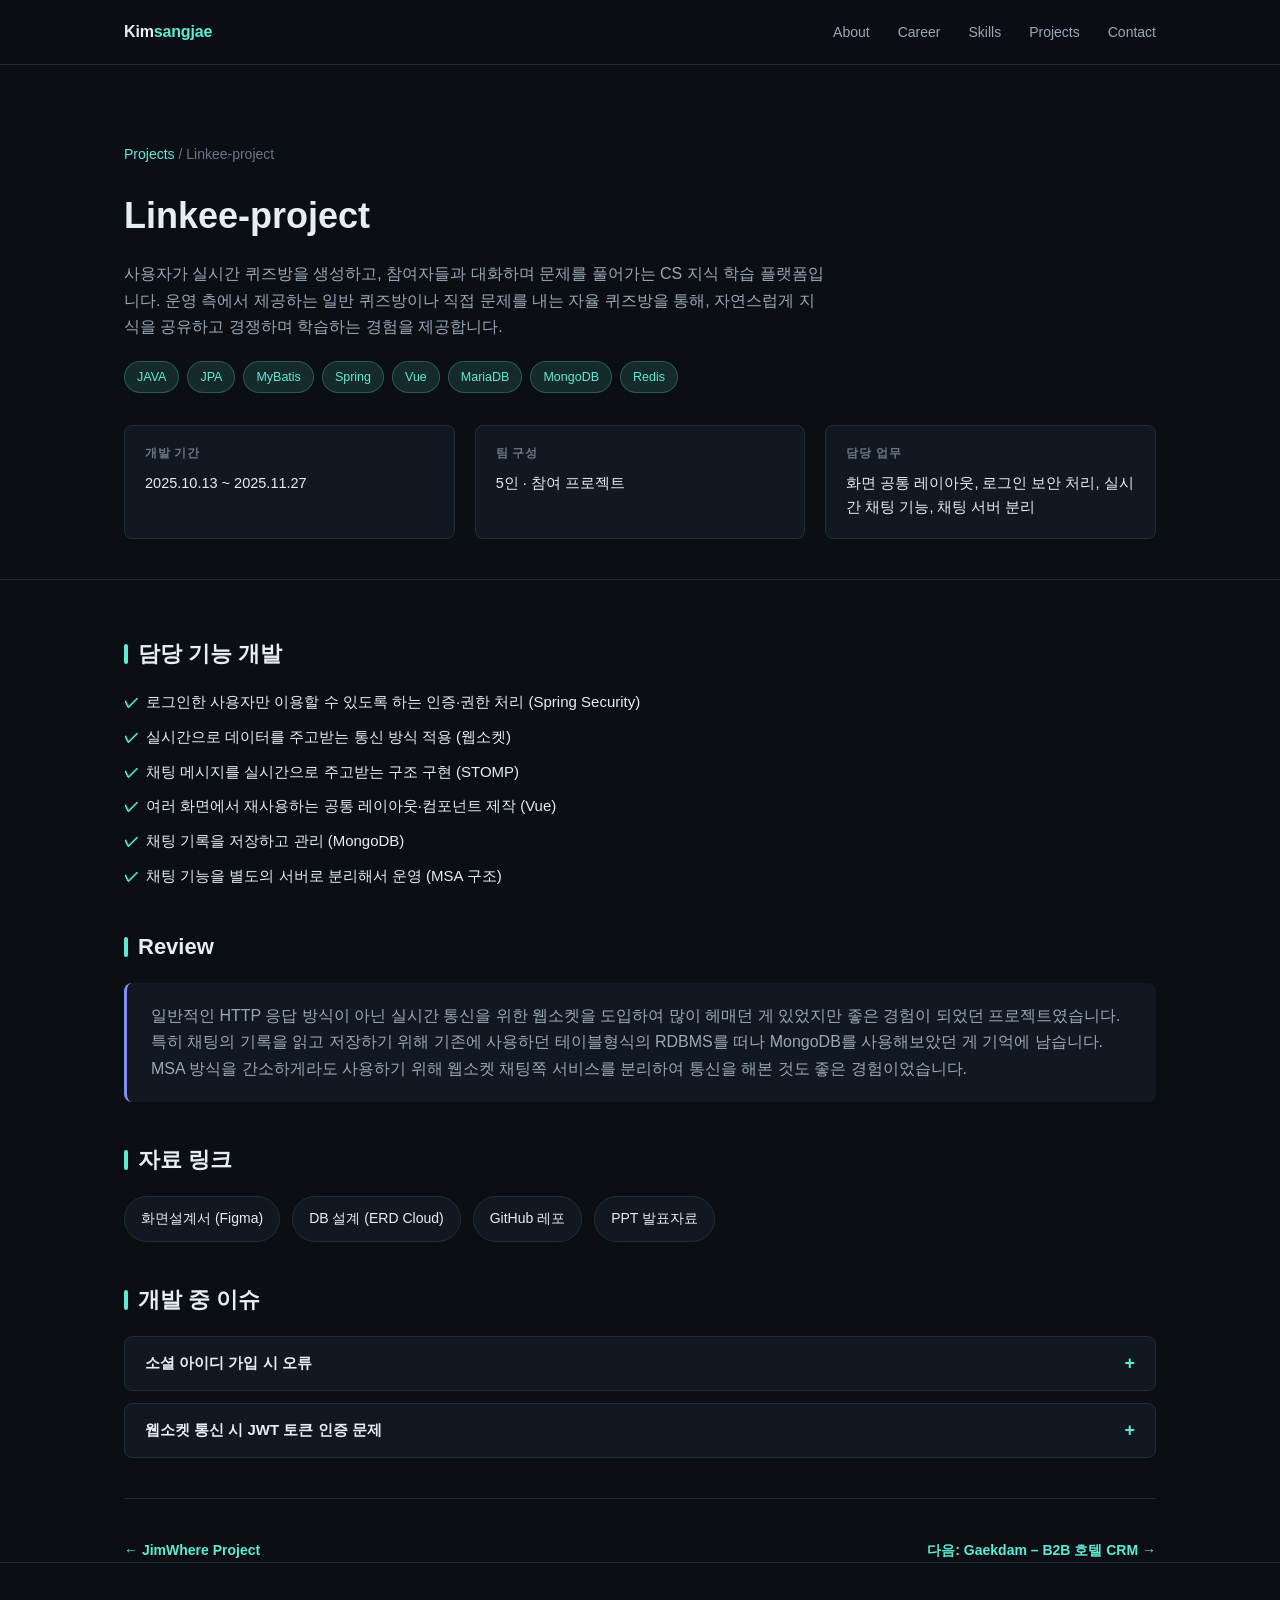
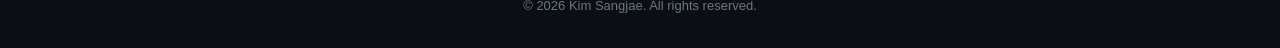
<file: projects/linkee.html>
<!doctype html>
<html lang="ko">
<head>
  <meta charset="UTF-8" />
  <meta name="viewport" content="width=device-width, initial-scale=1.0" />
  <title>Linkee-project | 김상재 포트폴리오</title>
  <link rel="stylesheet" href="../css/style.css" />
</head>
<body>
  <nav class="nav">
    <div class="nav-inner">
      <a href="../index.html#top" class="nav-logo">Kim<span>sangjae</span></a>
      <ul class="nav-links">
        <li><a href="../index.html#about">About</a></li>
        <li><a href="../index.html#career">Career</a></li>
        <li><a href="../index.html#skills">Skills</a></li>
        <li><a href="../index.html#projects">Projects</a></li>
        <li><a href="../index.html#contact">Contact</a></li>
      </ul>
      <button class="nav-toggle" aria-label="메뉴 열기">
        <span></span><span></span><span></span>
      </button>
    </div>
  </nav>

  <header class="detail-hero">
    <div class="container">
      <p class="breadcrumb"><a href="../index.html#projects">Projects</a> / Linkee-project</p>
      <h1 class="detail-title">Linkee-project</h1>
      <p class="detail-summary">
        사용자가 실시간 퀴즈방을 생성하고, 참여자들과 대화하며 문제를 풀어가는 CS 지식 학습
        플랫폼입니다. 운영 측에서 제공하는 일반 퀴즈방이나 직접 문제를 내는 자율 퀴즈방을 통해,
        자연스럽게 지식을 공유하고 경쟁하며 학습하는 경험을 제공합니다.
      </p>
      <ul class="detail-stack">
        <li>JAVA</li><li>JPA</li><li>MyBatis</li><li>Spring</li>
        <li>Vue</li><li>MariaDB</li><li>MongoDB</li><li>Redis</li>
      </ul>

      <div class="info-grid">
        <div class="info-card">
          <h4>개발 기간</h4>
          <p>2025.10.13 ~ 2025.11.27</p>
        </div>
        <div class="info-card">
          <h4>팀 구성</h4>
          <p>5인 · 참여 프로젝트</p>
        </div>
        <div class="info-card">
          <h4>담당 업무</h4>
          <p>화면 공통 레이아웃, 로그인 보안 처리, 실시간 채팅 기능, 채팅 서버 분리</p>
        </div>
      </div>
    </div>
  </header>

  <main class="container" style="padding-top:56px;">
    <div class="detail-block">
      <h2>담당 기능 개발</h2>
      <ul class="feature-list">
        <li>로그인한 사용자만 이용할 수 있도록 하는 인증·권한 처리 (Spring Security)</li>
        <li>실시간으로 데이터를 주고받는 통신 방식 적용 (웹소켓)</li>
        <li>채팅 메시지를 실시간으로 주고받는 구조 구현 (STOMP)</li>
        <li>여러 화면에서 재사용하는 공통 레이아웃·컴포넌트 제작 (Vue)</li>
        <li>채팅 기록을 저장하고 관리 (MongoDB)</li>
        <li>채팅 기능을 별도의 서버로 분리해서 운영 (MSA 구조)</li>
      </ul>
    </div>

    <div class="detail-block">
      <h2>Review</h2>
      <p class="review-box">일반적인 HTTP 응답 방식이 아닌 실시간 통신을 위한 웹소켓을 도입하여 많이 헤매던 게 있었지만 좋은 경험이 되었던 프로젝트였습니다.
특히 채팅의 기록을 읽고 저장하기 위해 기존에 사용하던 테이블형식의 RDBMS를 떠나 MongoDB를 사용해보았던 게 기억에 남습니다.
MSA 방식을 간소하게라도 사용하기 위해 웹소켓 채팅쪽 서비스를 분리하여 통신을 해본 것도 좋은 경험이었습니다.</p>
    </div>

    <div class="detail-block">
      <h2>자료 링크</h2>
      <div class="resource-links">
        <a class="pill-link" href="https://embed.figma.com/design/Y8SJQTt8x9Wa7lGVFchw6g/Linkee-UI?node-id=0-1&p=f&embed-host=notion&footer=false&theme=system" target="_blank" rel="noopener">화면설계서 (Figma)</a>
        <a class="pill-link" href="https://www.erdcloud.com/d/uT2o7h2jb9BhZ62L2" target="_blank" rel="noopener">DB 설계 (ERD Cloud)</a>
        <a class="pill-link" href="https://github.com/Linkee-Project/Linkee-Project-API" target="_blank" rel="noopener">GitHub 레포</a>
        <a class="pill-link" href="../assets/docs/linkee-presentation.pdf" target="_blank" rel="noopener">PPT 발표자료</a>
      </div>
    </div>

    <div class="detail-block">
      <h2>개발 중 이슈</h2>

      <div class="accordion">
        <button class="accordion-trigger">
          소셜 아이디 가입 시 오류 <span class="plus">+</span>
        </button>
        <div class="accordion-panel">
          <div class="accordion-panel-inner">기존에는 없던 네이버 소셜 로그인을 새로 추가하게 됐습니다.
그런데 일반 회원가입과 소셜 로그인은 저장해야 하는 값이 서로 달랐습니다.

- 일반 회원: 이메일을 아이디로 사용, 비밀번호 필수
- 소셜 회원(네이버): 비밀번호 없이 네이버에서 받은 고유 아이디로 가입

두 방식 모두 같은 회원(User) 데이터 구조를 함께 써야 했기 때문에, 가입 방식에 따라
필요한 값만 다르게 채워 넣는 방법이 필요했습니다.
그래서 회원을 만드는 방법을 하나로 통일하지 않고, "일반 회원 만들기"와 "소셜 회원 만들기"를
각각 별도의 함수로 나누어 필요한 값만 채우도록 구현했습니다.

실제 구현은 아래와 같습니다.

<pre><code>// 하나의 생성자 대신, 목적이 분명한 함수 두 개로 나눠 정의

// 일반 회원가입용
public static User createNormalUser(String email, String password, String nickname) {
    return User.builder()
            .userEmail(email)
            .userPassword(password)
            .userNickname(nickname)
            .userRole(Role.USER)
            .userStatus(Status.Y)
            .build();
}

// 소셜 로그인용
public static User createSocialUser(String loginId, String email, String nickname) {
    return User.builder()
            .userLoginId(loginId)
            .userEmail(email)
            .userNickname(nickname)
            .userPassword("")  // 소셜 로그인은 비밀번호 없음
            .userRole(Role.USER)
            .userStatus(Status.Y)
            .build();
}

// 호출: new User()가 아니라

// 일반유저
User user = User.createNormalUser(request.getUserEmail(), encodedPassword, request.getUserNickname());

// 소셜유저
User user = userRepository.findByUserEmail(email)
    .orElseGet(() -> userRepository.save(User.createSocialUser(naverId, email, name)));</code></pre></div>
        </div>
      </div>

      <div class="accordion">
        <button class="accordion-trigger">
          웹소켓 통신 시 JWT 토큰 인증 문제 <span class="plus">+</span>
        </button>
        <div class="accordion-panel">
          <div class="accordion-panel-inner">처음에는 실시간 채팅(웹소켓) 메시지를 처리할 때도, 일반 API 요청처럼 메시지마다
로그인 토큰(JWT)을 매번 검사하려고 했습니다.
하지만 웹소켓은 한 번 연결하면 이후로는 계속 이어지는 방식이라, 매 메시지마다
토큰을 새로 확인하는 방식 자체가 맞지 않았습니다.

그래서 방식을 바꿔서, 클라이언트가 채팅 서버에 처음 연결하는 시점에만 로그인 토큰을 보내
서버가 한 번 검증하고, 확인된 사용자 정보를 연결이 유지되는 동안 계속 저장해두도록 했습니다.
이후에는 메시지를 주고받을 때마다 토큰을 다시 확인하지 않고, 처음에 저장해둔 사용자 정보를
그대로 사용하도록 구조를 바꿨습니다.</div>
        </div>
      </div>
    </div>

    <nav class="detail-nav">
      <a href="jimwhere.html">← JimWhere Project</a>
      <a href="gaekdam.html">다음: Gaekdam – B2B 호텔 CRM →</a>
    </nav>
  </main>

  <footer>
    <div class="container">&copy; 2026 Kim Sangjae. All rights reserved.</div>
  </footer>

  <script src="../js/main.js"></script>
</body>
</html>
</file>
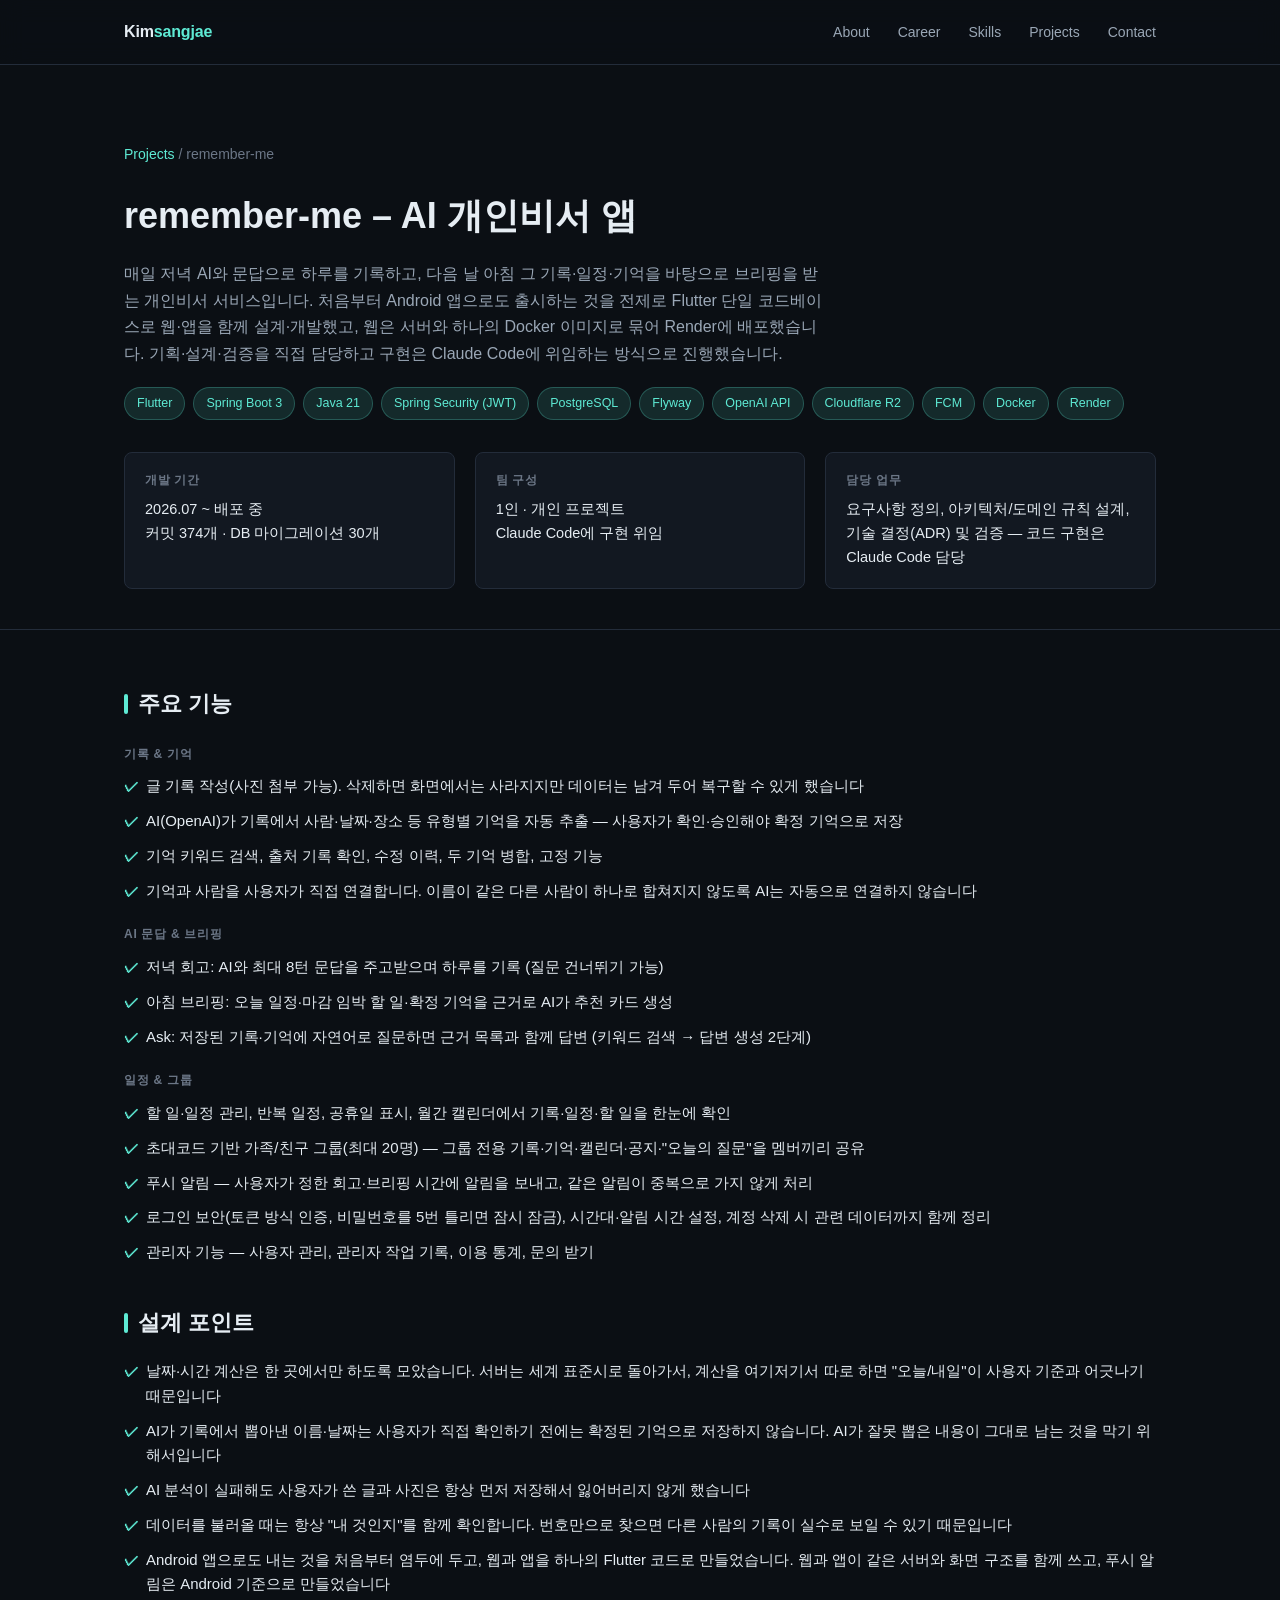
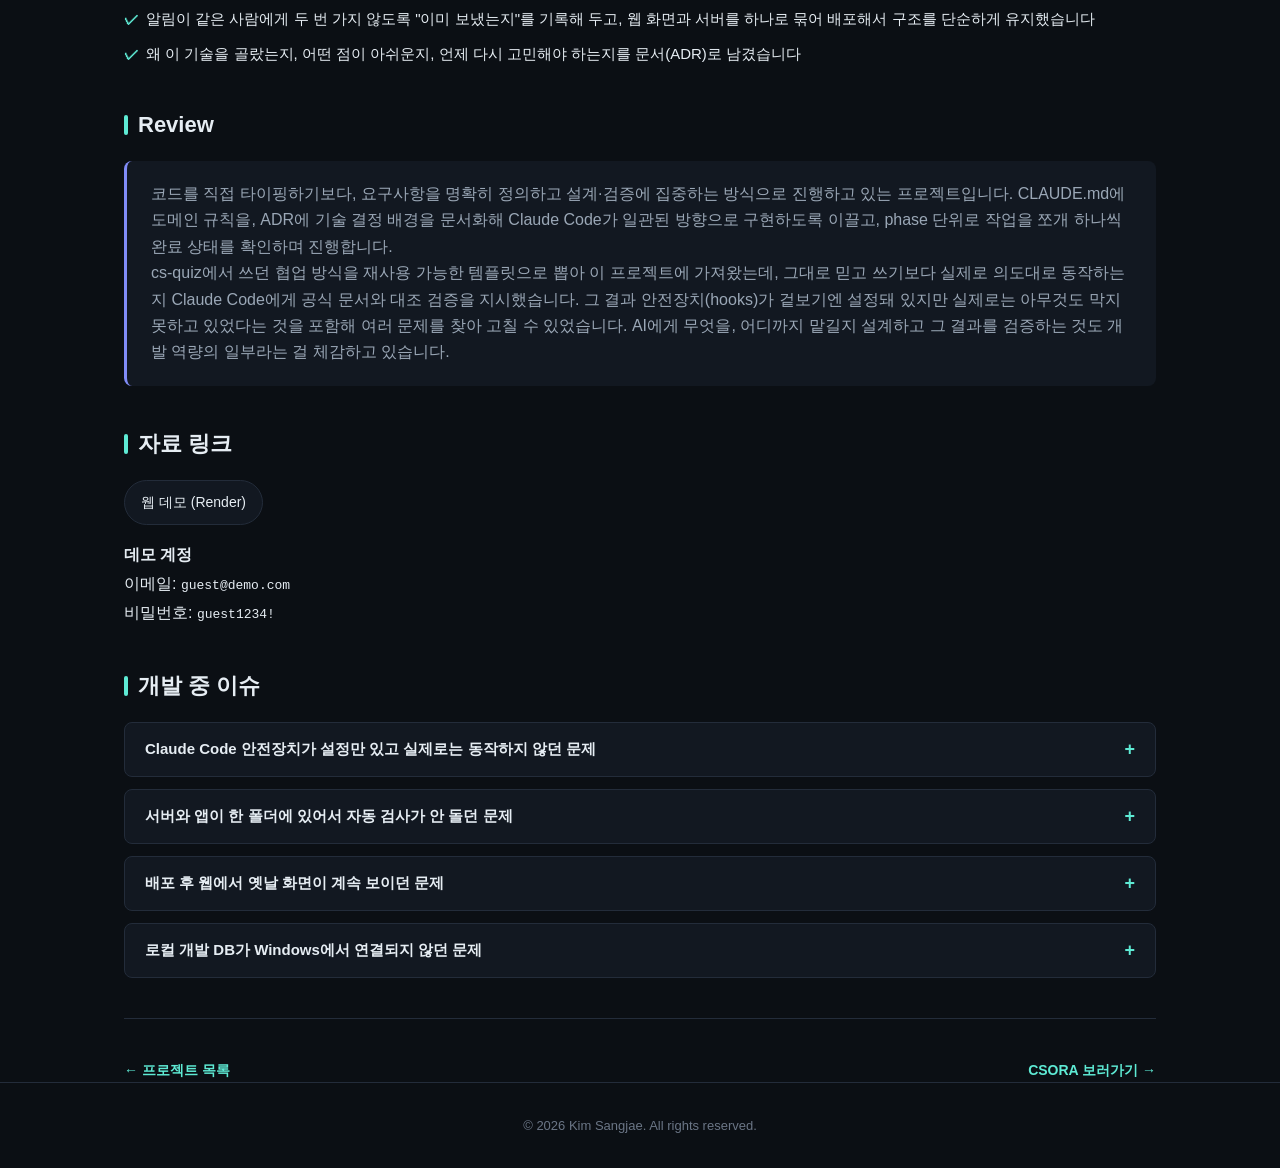
<file: projects/remember-me.html>
<!doctype html>
<html lang="ko">
<head>
  <meta charset="UTF-8" />
  <meta name="viewport" content="width=device-width, initial-scale=1.0" />
  <title>remember-me – AI 개인비서 앱 | 김상재 포트폴리오</title>
  <link rel="stylesheet" href="../css/style.css" />
</head>
<body>
  <nav class="nav">
    <div class="nav-inner">
      <a href="../index.html#top" class="nav-logo">Kim<span>sangjae</span></a>
      <ul class="nav-links">
        <li><a href="../index.html#about">About</a></li>
        <li><a href="../index.html#career">Career</a></li>
        <li><a href="../index.html#skills">Skills</a></li>
        <li><a href="../index.html#projects">Projects</a></li>
        <li><a href="../index.html#contact">Contact</a></li>
      </ul>
      <button class="nav-toggle" aria-label="메뉴 열기">
        <span></span><span></span><span></span>
      </button>
    </div>
  </nav>

  <header class="detail-hero">
    <div class="container">
      <p class="breadcrumb"><a href="../index.html#projects">Projects</a> / remember-me</p>
      <h1 class="detail-title">remember-me – AI 개인비서 앱</h1>
      <p class="detail-summary">
        매일 저녁 AI와 문답으로 하루를 기록하고, 다음 날 아침 그 기록·일정·기억을 바탕으로
        브리핑을 받는 개인비서 서비스입니다. 처음부터 Android 앱으로도 출시하는 것을 전제로 Flutter 단일 코드베이스로 웹·앱을 함께 설계·개발했고, 웹은 서버와
        하나의 Docker 이미지로 묶어 Render에 배포했습니다. 기획·설계·검증을 직접 담당하고
        구현은 Claude Code에 위임하는 방식으로 진행했습니다.
      </p>
      <ul class="detail-stack">
        <li>Flutter</li><li>Spring Boot 3</li><li>Java 21</li><li>Spring Security (JWT)</li>
        <li>PostgreSQL</li><li>Flyway</li><li>OpenAI API</li><li>Cloudflare R2</li>
        <li>FCM</li><li>Docker</li><li>Render</li>
      </ul>

      <div class="info-grid">
        <div class="info-card">
          <h4>개발 기간</h4>
          <p>2026.07 ~ 배포 중<br />커밋 374개 · DB 마이그레이션 30개</p>
        </div>
        <div class="info-card">
          <h4>팀 구성</h4>
          <p>1인 · 개인 프로젝트<br />Claude Code에 구현 위임</p>
        </div>
        <div class="info-card">
          <h4>담당 업무</h4>
          <p>요구사항 정의, 아키텍처/도메인 규칙 설계, 기술 결정(ADR) 및 검증 — 코드 구현은 Claude Code 담당</p>
        </div>
      </div>
    </div>
  </header>

  <main class="container" style="padding-top:56px;">
    <div class="detail-block">
      <h2>주요 기능</h2>

      <h4 class="feature-subhead">기록 &amp; 기억</h4>
      <ul class="feature-list">
        <li>글 기록 작성(사진 첨부 가능). 삭제하면 화면에서는 사라지지만 데이터는 남겨 두어 복구할 수 있게 했습니다</li>
        <li>AI(OpenAI)가 기록에서 사람·날짜·장소 등 유형별 기억을 자동 추출 — 사용자가 확인·승인해야 확정 기억으로 저장</li>
        <li>기억 키워드 검색, 출처 기록 확인, 수정 이력, 두 기억 병합, 고정 기능</li>
        <li>기억과 사람을 사용자가 직접 연결합니다. 이름이 같은 다른 사람이 하나로 합쳐지지 않도록 AI는 자동으로 연결하지 않습니다</li>
      </ul>

      <h4 class="feature-subhead">AI 문답 &amp; 브리핑</h4>
      <ul class="feature-list">
        <li>저녁 회고: AI와 최대 8턴 문답을 주고받으며 하루를 기록 (질문 건너뛰기 가능)</li>
        <li>아침 브리핑: 오늘 일정·마감 임박 할 일·확정 기억을 근거로 AI가 추천 카드 생성</li>
        <li>Ask: 저장된 기록·기억에 자연어로 질문하면 근거 목록과 함께 답변 (키워드 검색 → 답변 생성 2단계)</li>
      </ul>

      <h4 class="feature-subhead">일정 &amp; 그룹</h4>
      <ul class="feature-list">
        <li>할 일·일정 관리, 반복 일정, 공휴일 표시, 월간 캘린더에서 기록·일정·할 일을 한눈에 확인</li>
        <li>초대코드 기반 가족/친구 그룹(최대 20명) — 그룹 전용 기록·기억·캘린더·공지·"오늘의 질문"을 멤버끼리 공유</li>
        <li>푸시 알림 — 사용자가 정한 회고·브리핑 시간에 알림을 보내고, 같은 알림이 중복으로 가지 않게 처리</li>
        <li>로그인 보안(토큰 방식 인증, 비밀번호를 5번 틀리면 잠시 잠금), 시간대·알림 시간 설정, 계정 삭제 시 관련 데이터까지 함께 정리</li>
        <li>관리자 기능 — 사용자 관리, 관리자 작업 기록, 이용 통계, 문의 받기</li>
      </ul>
    </div>

    <div class="detail-block">
      <h2>설계 포인트</h2>
      <ul class="feature-list">
        <li>날짜·시간 계산은 한 곳에서만 하도록 모았습니다. 서버는 세계 표준시로 돌아가서, 계산을 여기저기서 따로 하면 "오늘/내일"이 사용자 기준과 어긋나기 때문입니다</li>
        <li>AI가 기록에서 뽑아낸 이름·날짜는 사용자가 직접 확인하기 전에는 확정된 기억으로 저장하지 않습니다. AI가 잘못 뽑은 내용이 그대로 남는 것을 막기 위해서입니다</li>
        <li>AI 분석이 실패해도 사용자가 쓴 글과 사진은 항상 먼저 저장해서 잃어버리지 않게 했습니다</li>
        <li>데이터를 불러올 때는 항상 "내 것인지"를 함께 확인합니다. 번호만으로 찾으면 다른 사람의 기록이 실수로 보일 수 있기 때문입니다</li>
        <li>Android 앱으로도 내는 것을 처음부터 염두에 두고, 웹과 앱을 하나의 Flutter 코드로 만들었습니다. 웹과 앱이 같은 서버와 화면 구조를 함께 쓰고, 푸시 알림은 Android 기준으로 만들었습니다</li>
        <li>알림이 같은 사람에게 두 번 가지 않도록 "이미 보냈는지"를 기록해 두고, 웹 화면과 서버를 하나로 묶어 배포해서 구조를 단순하게 유지했습니다</li>
        <li>왜 이 기술을 골랐는지, 어떤 점이 아쉬운지, 언제 다시 고민해야 하는지를 문서(ADR)로 남겼습니다</li>
      </ul>
    </div>

    <div class="detail-block">
      <h2>Review</h2>
      <p class="review-box">코드를 직접 타이핑하기보다, 요구사항을 명확히 정의하고 설계·검증에 집중하는 방식으로 진행하고 있는 프로젝트입니다. CLAUDE.md에 도메인 규칙을, ADR에 기술 결정 배경을 문서화해 Claude Code가 일관된 방향으로 구현하도록 이끌고, phase 단위로 작업을 쪼개 하나씩 완료 상태를 확인하며 진행합니다.
cs-quiz에서 쓰던 협업 방식을 재사용 가능한 템플릿으로 뽑아 이 프로젝트에 가져왔는데, 그대로 믿고 쓰기보다 실제로 의도대로 동작하는지 Claude Code에게 공식 문서와 대조 검증을 지시했습니다. 그 결과 안전장치(hooks)가 겉보기엔 설정돼 있지만 실제로는 아무것도 막지 못하고 있었다는 것을 포함해 여러 문제를 찾아 고칠 수 있었습니다. AI에게 무엇을, 어디까지 맡길지 설계하고 그 결과를 검증하는 것도 개발 역량의 일부라는 걸 체감하고 있습니다.</p>
    </div>

    <div class="detail-block">
      <h2>자료 링크</h2>
      <div class="resource-links">
        <a class="pill-link" href="https://remember-me-9t52.onrender.com" target="_blank" rel="noopener">웹 데모 (Render)</a>
      </div>
      <p style="margin-top:16px;line-height:1.8;">
        <strong>데모 계정</strong><br />
        이메일: <code>guest@demo.com</code><br />
        비밀번호: <code>guest1234!</code>
      </p>
    </div>

    <div class="detail-block">
      <h2>개발 중 이슈</h2>

      <div class="accordion">
        <button class="accordion-trigger">
          Claude Code 안전장치가 설정만 있고 실제로는 동작하지 않던 문제 <span class="plus">+</span>
        </button>
        <div class="accordion-panel">
          <div class="accordion-panel-inner">cs-quiz에서 Claude Code와 함께 일하던 방식(규칙 문서, 위험한 명령을 막는 장치, 코드를 고칠 때마다 자동으로 검사하는 장치, 작업을 단계별로 나눠 자동으로 실행하는 스크립트)을 다시 쓸 수 있는 틀로 만들어 이 프로젝트에 가져왔습니다.
설정은 그럴듯해 보였지만 정말 의도대로 동작하는지 확신이 없어서, Claude Code에게 공식 문서와 실제 동작을 하나하나 비교해 보라고 시켰습니다.
그 결과 위험한 명령을 막는 장치가 정작 검사할 내용을 전달받지 못하고 있었고, 위험한 명령을 알아채고도 막는 신호를 잘못 보내 실제로는 막지 못하고 있었으며, Windows에서는 실행 명령 자체가 제대로 불리지 않을 수 있다는 문제 등을 찾았습니다.
문제와 원인, 고친 내용을 문서로 남겨 같은 실수를 막았고, 이후로는 검증하지 않은 설정을 그대로 믿지 않게 되었습니다.</div>
        </div>
      </div>

      <div class="accordion">
        <button class="accordion-trigger">
          서버와 앱이 한 폴더에 있어서 자동 검사가 안 돌던 문제 <span class="plus">+</span>
        </button>
        <div class="accordion-panel">
          <div class="accordion-panel-inner">기존 자동 검사 스크립트는 프로젝트 맨 위 폴더에 package.json 같은 파일이 있는 구조만 알아볼 수 있었습니다.
그런데 remember-me는 서버 폴더(server)와 앱 폴더(client)가 따로 있고 그 안에 각각 프로젝트 파일이 있는 구조라, 기존 방식으로는 어떤 프로젝트인지 알아내지 못했습니다.
맨 위 폴더를 보는 기존 방식은 그대로 두고, server와 client 폴더도 따로 살펴서 알아낸 프로젝트의 검사를 모두 실행하도록 고쳤습니다.
이제 코드를 고치고 나면 서버 테스트와 앱 검사가 자동으로 함께 돌아갑니다.</div>
        </div>
      </div>

      <div class="accordion">
        <button class="accordion-trigger">
          배포 후 웹에서 옛날 화면이 계속 보이던 문제 <span class="plus">+</span>
        </button>
        <div class="accordion-panel">
          <div class="accordion-panel-inner">웹을 서버에 올려 배포했는데, 새 버전을 올려도 브라우저가 예전에 저장해 둔 화면을 계속 보여주는 문제가 있었습니다.
직접 재현해 보니 브라우저가 화면을 미리 저장해 두는 기능(서비스워커) 때문이었고, 이 기능을 끄는 빌드 옵션을 넣어 해결했습니다.
이유와 같은 문제가 또 생기지 않게 하는 방법은 배포 설정 파일의 주석과 문서에 적어 두었습니다.</div>
        </div>
      </div>

      <div class="accordion">
        <button class="accordion-trigger">
          로컬 개발 DB가 Windows에서 연결되지 않던 문제 <span class="plus">+</span>
        </button>
        <div class="accordion-panel">
          <div class="accordion-panel-inner">내 컴퓨터에서 Docker로 띄운 데이터베이스(PostgreSQL)가 기본 번호의 포트로는 계속 연결되지 않았습니다.
원인은 Windows가 일부 포트 번호를 미리 잡아 두고 있어서 서로 겹친 것이었고, 데이터베이스가 쓰는 포트 번호를 15433으로 바꿔 해결했습니다.
같은 문제를 다시 만났을 때 바로 확인할 수 있도록 원인과 해결 방법을 문제 해결 문서에 정리해 두었습니다.</div>
        </div>
      </div>
    </div>

    <nav class="detail-nav">
      <a href="../index.html#projects">← 프로젝트 목록</a>
      <a href="csora.html">CSORA 보러가기 →</a>
    </nav>
  </main>

  <footer>
    <div class="container">&copy; 2026 Kim Sangjae. All rights reserved.</div>
  </footer>

  <script src="../js/main.js"></script>
</body>
</html>
</file>
<file: css/style.css>
/* ===== Design tokens ===== */
:root {
  --bg: #0b0f14;
  --bg-elev: #121821;
  --bg-elev-2: #1a2230;
  --border: #232c3a;
  --text: #e6edf3;
  --text-dim: #9aa7b6;
  --text-faint: #6b7686;
  --accent: #5eead4;
  --accent-2: #818cf8;
  --accent-soft: rgba(94, 234, 212, 0.12);
  --danger: #f87171;
  --radius: 14px;
  --radius-sm: 8px;
  --shadow: 0 10px 30px rgba(0, 0, 0, 0.35);
  --max-width: 1080px;
  --font: -apple-system, BlinkMacSystemFont, "Segoe UI", "Pretendard", "Apple SD Gothic Neo",
    "Noto Sans KR", Roboto, sans-serif;
}

* {
  box-sizing: border-box;
}

html {
  scroll-behavior: smooth;
}

body {
  margin: 0;
  background: var(--bg);
  color: var(--text);
  font-family: var(--font);
  line-height: 1.65;
  -webkit-font-smoothing: antialiased;
}

img {
  max-width: 100%;
  display: block;
}

a {
  color: inherit;
  text-decoration: none;
}

ul {
  margin: 0;
  padding: 0;
}

.container {
  max-width: var(--max-width);
  margin: 0 auto;
  padding: 0 24px;
}

section {
  padding: 72px 0;
}

.section-head {
  margin-bottom: 40px;
}

.section-tag {
  display: inline-block;
  font-size: 13px;
  font-weight: 600;
  letter-spacing: 0.08em;
  text-transform: uppercase;
  color: var(--accent);
  margin-bottom: 10px;
}

.section-title {
  font-size: clamp(24px, 3vw, 32px);
  font-weight: 700;
  margin: 0;
  color: var(--text);
}

.section-desc {
  color: var(--text-dim);
  margin-top: 10px;
  max-width: 640px;
}

/* ===== Nav ===== */
.nav {
  position: sticky;
  top: 0;
  z-index: 100;
  backdrop-filter: blur(12px);
  background: rgba(11, 15, 20, 0.75);
  border-bottom: 1px solid var(--border);
}

.nav-inner {
  max-width: var(--max-width);
  margin: 0 auto;
  padding: 0 24px;
  height: 64px;
  display: flex;
  align-items: center;
  justify-content: space-between;
}

.nav-logo {
  font-weight: 700;
  font-size: 16px;
  letter-spacing: -0.01em;
}

.nav-logo span {
  color: var(--accent);
}

.nav-links {
  display: flex;
  gap: 28px;
  list-style: none;
}

.nav-links a {
  font-size: 14px;
  color: var(--text-dim);
  transition: color 0.2s ease;
}

.nav-links a:hover {
  color: var(--text);
}

.nav-toggle {
  display: none;
  flex-direction: column;
  gap: 4px;
  background: none;
  border: none;
  cursor: pointer;
  padding: 8px;
}

.nav-toggle span {
  width: 20px;
  height: 2px;
  background: var(--text);
  border-radius: 2px;
}

/* ===== Hero ===== */
.hero {
  padding: 88px 0 80px;
}

.hero-inner {
  display: grid;
  grid-template-columns: auto 1fr;
  gap: 48px;
  align-items: center;
}

.hero-photo {
  width: 180px;
  height: 180px;
  border-radius: 24px;
  overflow: hidden;
  border: 1px solid var(--border);
  box-shadow: var(--shadow);
}

.hero-photo img {
  width: 100%;
  height: 100%;
  object-fit: cover;
}

.hero-eyebrow {
  color: var(--accent);
  font-size: 14px;
  font-weight: 600;
  letter-spacing: 0.04em;
  margin-bottom: 12px;
}

.hero-name {
  font-size: clamp(30px, 5vw, 44px);
  font-weight: 800;
  margin: 0 0 16px;
  letter-spacing: -0.02em;
}

.hero-tagline {
  color: var(--text-dim);
  font-size: 17px;
  max-width: 560px;
  margin: 0 0 24px;
}

.hero-links {
  display: flex;
  flex-wrap: wrap;
  gap: 12px;
}

.pill-link {
  display: inline-flex;
  align-items: center;
  gap: 8px;
  padding: 10px 16px;
  border-radius: 999px;
  border: 1px solid var(--border);
  background: var(--bg-elev);
  font-size: 14px;
  font-weight: 500;
  transition: border-color 0.15s ease, background 0.15s ease;
}

.pill-link:hover {
  border-color: var(--accent);
  background: var(--accent-soft);
}

.pill-link.primary {
  background: var(--accent);
  color: #06231d;
  border-color: var(--accent);
  font-weight: 700;
}

.pill-link.primary:hover {
  background: #7ff0dd;
}

/* ===== Career / Education (timeline) ===== */
.career-grid {
  display: grid;
  grid-template-columns: repeat(3, 1fr);
  gap: 28px;
}

.career-col h3 {
  font-size: 14px;
  text-transform: uppercase;
  letter-spacing: 0.06em;
  color: var(--accent-2);
  margin: 0 0 18px;
}

.timeline {
  list-style: none;
  display: flex;
  flex-direction: column;
  gap: 18px;
  border-left: 2px solid var(--border);
  padding-left: 18px;
}

.timeline li {
  position: relative;
}

.timeline li::before {
  content: "";
  position: absolute;
  left: -23px;
  top: 6px;
  width: 8px;
  height: 8px;
  border-radius: 50%;
  background: var(--accent);
}

.timeline .period {
  display: block;
  font-size: 12px;
  color: var(--text-faint);
  font-variant-numeric: tabular-nums;
  margin-bottom: 3px;
}

.timeline .desc {
  font-size: 14.5px;
  color: var(--text);
}

/* ===== Skills ===== */
.skills-grid {
  display: grid;
  grid-template-columns: repeat(auto-fit, minmax(220px, 1fr));
  gap: 20px;
}

.skill-card {
  background: var(--bg-elev);
  border: 1px solid var(--border);
  border-radius: var(--radius);
  padding: 22px;
}

.skill-card h3 {
  margin: 0 0 14px;
  font-size: 14px;
  color: var(--accent);
  text-transform: uppercase;
  letter-spacing: 0.06em;
}

.skill-tags {
  display: flex;
  flex-wrap: wrap;
  gap: 8px;
  list-style: none;
}

.skill-tags li {
  font-size: 13px;
  padding: 6px 12px;
  border-radius: 999px;
  background: var(--bg-elev-2);
  border: 1px solid var(--border);
  color: var(--text-dim);
}

/* ===== Projects ===== */
.project-tabs {
  display: flex;
  flex-wrap: wrap;
  gap: 10px;
  margin-bottom: 28px;
}

.tab-btn {
  padding: 10px 18px;
  background: var(--bg-elev);
  border: 1px solid var(--border);
  border-radius: 999px;
  color: var(--text-dim);
  font-size: 14.5px;
  font-weight: 600;
  font-family: var(--font);
  cursor: pointer;
}

.tab-btn:hover {
  color: var(--text);
  border-color: var(--text-faint);
}

.tab-btn.is-active {
  color: var(--text);
  background: var(--accent-soft);
  border-color: var(--accent);
}

.tab-btn-ai {
  color: var(--accent);
  border-color: rgba(94, 234, 212, 0.4);
  background: var(--accent-soft);
}

.tab-btn-ai:hover {
  color: var(--accent);
  border-color: var(--accent);
}

.tab-btn-ai.is-active {
  background: var(--accent);
  border-color: var(--accent);
  color: #06231d;
}

.project-grid.is-hidden {
  display: none;
}

.ai-badge {
  display: inline-block;
  padding: 2px 8px;
  border-radius: 999px;
  background: var(--accent-soft);
  color: var(--accent);
  font-size: 11px;
  font-weight: 600;
}

.project-grid {
  display: grid;
  grid-template-columns: repeat(3, 1fr);
  gap: 24px;
}

.project-card {
  display: flex;
  flex-direction: column;
  background: var(--bg-elev);
  border: 1px solid var(--border);
  border-radius: var(--radius);
  padding: 26px;
  transition: border-color 0.15s ease;
}

.project-card:hover {
  border-color: var(--accent);
}

.project-period {
  font-size: 12px;
  color: var(--text-faint);
  margin-bottom: 10px;
  font-variant-numeric: tabular-nums;
}

.project-card h3 {
  margin: 0 0 10px;
  font-size: 19px;
  font-weight: 700;
}

.project-card p {
  color: var(--text-dim);
  font-size: 14px;
  margin: 0 0 18px;
  flex-grow: 1;
}

.project-stack {
  display: flex;
  flex-wrap: wrap;
  gap: 6px;
  margin-bottom: 18px;
  list-style: none;
}

.project-stack li {
  font-size: 11.5px;
  padding: 4px 10px;
  border-radius: 999px;
  background: var(--bg-elev-2);
  color: var(--text-dim);
}

.project-more {
  font-size: 14px;
  font-weight: 600;
  color: var(--accent);
  display: inline-flex;
  align-items: center;
  gap: 6px;
}

/* ===== Contact / Footer ===== */
.contact {
  text-align: center;
}

.contact .section-title {
  margin-bottom: 14px;
}

.contact-links {
  display: flex;
  justify-content: center;
  gap: 14px;
  margin-top: 28px;
  flex-wrap: wrap;
}

footer {
  border-top: 1px solid var(--border);
  padding: 32px 0;
  text-align: center;
  color: var(--text-faint);
  font-size: 13px;
}

/* ===== Project detail page ===== */
.breadcrumb {
  font-size: 14px;
  color: var(--text-faint);
  margin-bottom: 20px;
}

.breadcrumb a {
  color: var(--accent);
}

.detail-hero {
  padding: 64px 0 40px;
  border-bottom: 1px solid var(--border);
}

.detail-title {
  font-size: clamp(26px, 4vw, 36px);
  font-weight: 800;
  margin: 0 0 14px;
}

.detail-summary {
  color: var(--text-dim);
  font-size: 16px;
  max-width: 700px;
}

.detail-stack {
  display: flex;
  flex-wrap: wrap;
  gap: 8px;
  margin-top: 20px;
  list-style: none;
}

.detail-stack li {
  font-size: 12.5px;
  padding: 5px 12px;
  border-radius: 999px;
  background: var(--accent-soft);
  color: var(--accent);
  border: 1px solid rgba(94, 234, 212, 0.25);
}

.info-grid {
  display: grid;
  grid-template-columns: repeat(3, 1fr);
  gap: 20px;
  margin-top: 32px;
}

.info-card {
  background: var(--bg-elev);
  border: 1px solid var(--border);
  border-radius: var(--radius-sm);
  padding: 18px 20px;
}

.info-card h4 {
  margin: 0 0 8px;
  font-size: 12px;
  text-transform: uppercase;
  letter-spacing: 0.06em;
  color: var(--text-faint);
}

.info-card p {
  margin: 0;
  font-size: 14.5px;
  white-space: pre-line;
}

.detail-block {
  margin-bottom: 40px;
}

.detail-block h2 {
  font-size: 22px;
  font-weight: 700;
  margin: 0 0 18px;
  display: flex;
  align-items: center;
  gap: 10px;
}

.detail-block h2::before {
  content: "";
  width: 4px;
  height: 20px;
  background: var(--accent);
  border-radius: 2px;
}

.review-box {
  background: var(--bg-elev);
  border-left: 3px solid var(--accent-2);
  border-radius: var(--radius-sm);
  padding: 20px 24px;
  color: var(--text-dim);
  white-space: pre-line;
}

.feature-subhead {
  margin: 0 0 10px;
  font-size: 12px;
  text-transform: uppercase;
  letter-spacing: 0.06em;
  color: var(--text-faint);
}

.feature-subhead:not(:first-child) {
  margin-top: 22px;
}

.feature-list {
  list-style: none;
  display: flex;
  flex-direction: column;
  gap: 10px;
}

.feature-list li {
  padding-left: 22px;
  position: relative;
  font-size: 15px;
}

.feature-list li::before {
  content: "✓";
  position: absolute;
  left: 0;
  color: var(--accent);
  font-weight: 700;
}

.resource-links {
  display: flex;
  flex-wrap: wrap;
  gap: 12px;
}

.accordion {
  border: 1px solid var(--border);
  border-radius: var(--radius-sm);
  overflow: hidden;
  margin-bottom: 12px;
  background: var(--bg-elev);
}

.accordion-trigger {
  width: 100%;
  display: flex;
  justify-content: space-between;
  align-items: center;
  padding: 16px 20px;
  background: none;
  border: none;
  color: var(--text);
  font-size: 15px;
  font-weight: 600;
  cursor: pointer;
  text-align: left;
  font-family: var(--font);
}

.accordion-trigger .plus {
  color: var(--accent);
  font-size: 18px;
  transition: transform 0.25s ease;
  flex-shrink: 0;
  margin-left: 12px;
}

.accordion.is-open .accordion-trigger .plus {
  transform: rotate(45deg);
}

.accordion-panel {
  max-height: 0;
  overflow: hidden;
  transition: max-height 0.3s ease;
}

.accordion-panel-inner {
  padding: 0 20px 20px;
  color: var(--text-dim);
  font-size: 14.5px;
  white-space: pre-line;
}

.accordion-panel-inner pre {
  background: #060a0e;
  border: 1px solid var(--border);
  border-radius: var(--radius-sm);
  padding: 16px;
  overflow-x: auto;
  font-size: 13px;
  white-space: pre;
  color: #c9d6e3;
}

.accordion-panel-inner code {
  font-family: "SFMono-Regular", Consolas, "Liberation Mono", Menlo, monospace;
}

.detail-nav {
  display: flex;
  justify-content: space-between;
  padding-top: 40px;
  border-top: 1px solid var(--border);
}

.detail-nav a {
  font-size: 14px;
  color: var(--accent);
  font-weight: 600;
}

/* ===== Responsive ===== */
@media (max-width: 860px) {
  .career-grid {
    grid-template-columns: 1fr;
    gap: 36px;
  }

  .project-grid {
    grid-template-columns: 1fr;
  }

  .info-grid {
    grid-template-columns: 1fr;
  }

  .hero-inner {
    grid-template-columns: 1fr;
    text-align: center;
  }

  .hero-photo {
    margin: 0 auto;
  }

  .hero-links {
    justify-content: center;
  }
}

@media (max-width: 700px) {
  .nav-links {
    position: absolute;
    top: 64px;
    left: 0;
    right: 0;
    background: var(--bg-elev);
    border-bottom: 1px solid var(--border);
    flex-direction: column;
    padding: 16px 24px;
    gap: 16px;
    display: none;
  }

  .nav-links.is-open {
    display: flex;
  }

  .nav-toggle {
    display: flex;
  }

  section {
    padding: 64px 0;
  }
}
</file>
